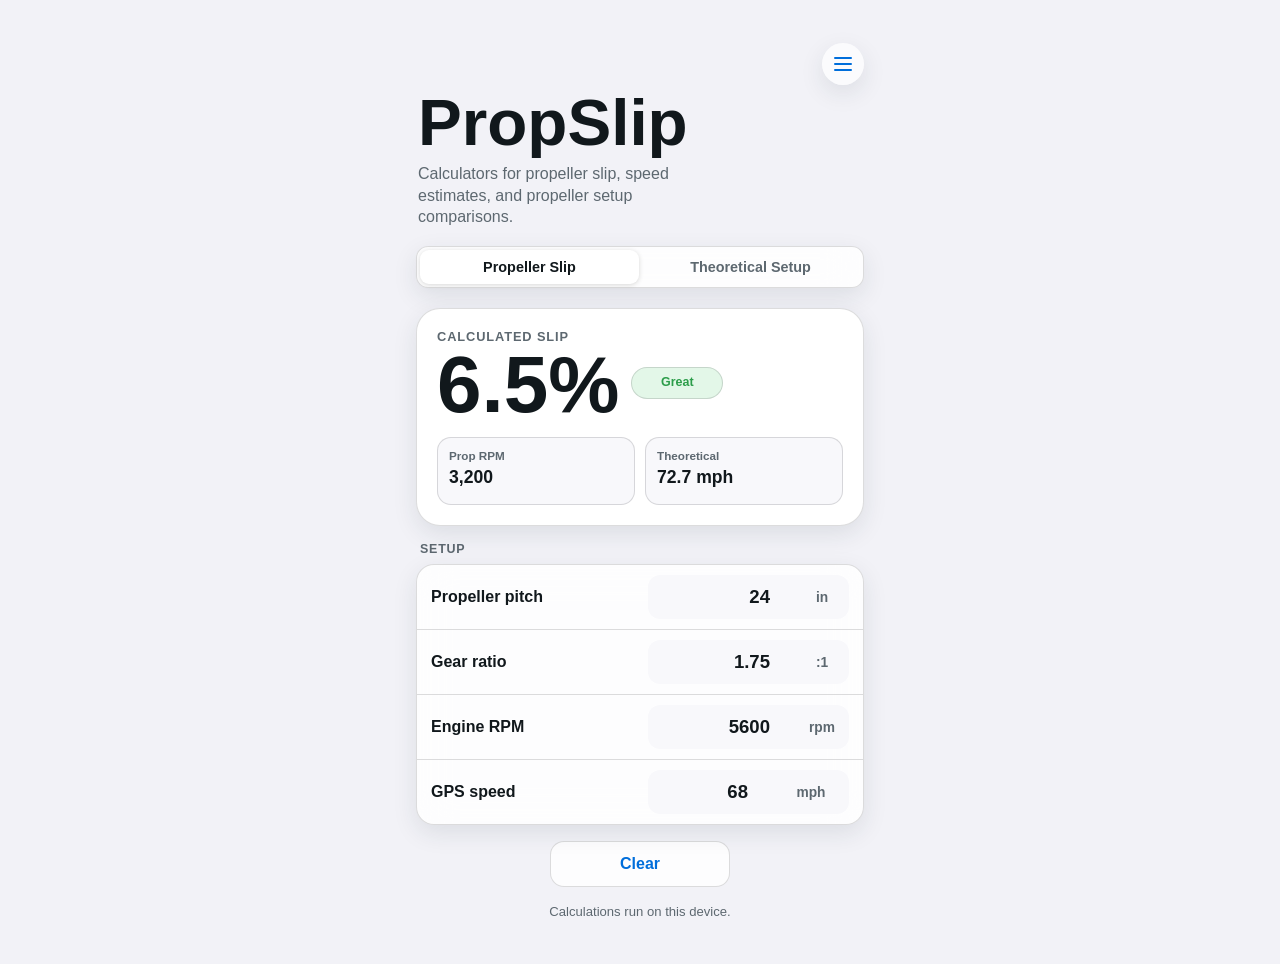
<file: index.html>
<!doctype html>
<html lang="en">
  <head>
    <meta charset="utf-8">
    <meta name="viewport" content="width=device-width, initial-scale=1, viewport-fit=cover">
    <meta name="theme-color" content="#e9f7f7">
    <meta name="description" content="PropSlip offers calculators for propeller slip, speed estimates, and propeller setup comparisons.">
    <title>PropSlip Boating Calculators</title>
    <script>
      (() => {
        const key = "prop-slip-appearance";
        let stored = "system";
        try {
          stored = localStorage.getItem(key) || "system";
        } catch (error) {
          stored = "system";
        }
        const prefersDark = window.matchMedia("(prefers-color-scheme: dark)").matches;
        const theme = stored === "system" ? (prefersDark ? "dark" : "light") : stored;
        document.documentElement.dataset.appearance = stored;
        document.documentElement.dataset.theme = theme;
      })();
    </script>
    <style>
      :root {
        color-scheme: light;
        --app-bg: #f2f2f7;
        --app-top: #e7f6f8;
        --app-bottom: #f2f2f7;
        --label: #11181c;
        --secondary-label: #5d6870;
        --tertiary-label: #879199;
        --separator: rgba(60, 60, 67, 0.18);
        --group-bg: rgba(255, 255, 255, 0.86);
        --ios-control-bg: #f8f8fb;
        --elevated-bg: #ffffff;
        --ios-accent: #006edb;
        --ios-accent-pressed: #005fc7;
        --ios-marine: #007982;
        --ios-marine-dark: #075059;
        --ios-success: #34c759;
        --ios-danger: #ff3b30;
        --sheet-backdrop: rgba(0, 0, 0, 0.34);
        --ios-shadow: 0 20px 46px rgba(31, 50, 56, 0.14);
        --ios-soft-shadow: 0 8px 24px rgba(31, 50, 56, 0.1);
        --radius-xl: 24px;
        --radius-lg: 18px;
        --radius-md: 14px;
        --tap: 46px;
        font-family: -apple-system, BlinkMacSystemFont, "SF Pro Text", "Segoe UI", sans-serif;
      }

      [data-theme="dark"] {
        color-scheme: dark;
        --app-bg: #000000;
        --app-top: #071f24;
        --app-bottom: #000000;
        --label: #f5f5f7;
        --secondary-label: #b7bec4;
        --tertiary-label: #7f8a92;
        --separator: rgba(235, 235, 245, 0.16);
        --group-bg: rgba(28, 28, 30, 0.88);
        --ios-control-bg: #2c2c2e;
        --elevated-bg: #1c1c1e;
        --ios-accent: #0a84ff;
        --ios-accent-pressed: #409cff;
        --ios-marine: #64d2ff;
        --ios-marine-dark: #0a4d57;
        --ios-success: #32d74b;
        --ios-danger: #ff453a;
        --sheet-backdrop: rgba(0, 0, 0, 0.58);
        --ios-shadow: 0 20px 48px rgba(0, 0, 0, 0.45);
        --ios-soft-shadow: 0 8px 24px rgba(0, 0, 0, 0.28);
      }

      * {
        box-sizing: border-box;
      }

      [hidden] {
        display: none !important;
      }

      html {
        min-height: 100%;
        background: var(--app-bg);
      }

      body {
        min-height: 100vh;
        margin: 0;
        color: var(--label);
        background: var(--app-bg);
        -webkit-font-smoothing: antialiased;
      }

      button {
        touch-action: manipulation;
      }

      button,
      input,
      select {
        font: inherit;
      }

      .app {
        width: min(100%, 480px);
        min-height: 100vh;
        margin: 0 auto;
        padding: max(12px, env(safe-area-inset-top)) 16px max(26px, env(safe-area-inset-bottom));
        display: block;
      }

      .top-bar {
        height: 44px;
        display: flex;
        align-items: center;
        justify-content: flex-end;
        gap: 8px;
      }

      .app-header {
        padding: 6px 2px 18px;
      }

      h1 {
        margin: 0;
        max-width: none;
        font-size: clamp(2.45rem, 14vw, 4.1rem);
        line-height: 0.93;
        letter-spacing: 0;
      }

      .subtitle {
        max-width: 31ch;
        margin: 10px 0 0;
        color: var(--secondary-label);
        font-size: 1rem;
        line-height: 1.35;
      }

      .stack {
        display: grid;
        gap: 16px;
      }

      .result-card {
        position: relative;
        overflow: hidden;
        min-height: 196px;
        padding: 20px;
        border: 1px solid var(--separator);
        border-radius: var(--radius-xl);
        color: var(--label);
        background: var(--elevated-bg);
        box-shadow: var(--ios-soft-shadow);
      }

      .result-content {
        position: relative;
        z-index: 1;
        display: grid;
        gap: 16px;
      }

      .result-top {
        display: grid;
        gap: 12px;
      }

      .metric-label {
        margin: 0;
        color: var(--secondary-label);
        font-size: 0.8rem;
        font-weight: 800;
        letter-spacing: 0.07em;
        text-transform: uppercase;
      }

      .slip-value {
        margin: 4px 0 0;
        color: var(--label);
        font-size: clamp(3.35rem, 18vw, 5rem);
        font-weight: 780;
        line-height: 0.92;
        letter-spacing: 0;
      }

      .slip-readout {
        display: flex;
        align-items: center;
        gap: 12px;
        flex-wrap: wrap;
      }

      .status-pill {
        display: inline-flex;
        align-items: center;
        justify-content: center;
        align-self: center;
        min-width: 92px;
        height: 32px;
        padding: 0 12px;
        border: 1px solid var(--separator);
        border-radius: 999px;
        color: var(--label);
        background: var(--ios-control-bg);
        font-size: 0.78rem;
        font-weight: 850;
        line-height: 1;
      }

      .status-pill.good {
        color: color-mix(in srgb, var(--ios-success) 76%, var(--label));
        background: color-mix(in srgb, var(--ios-success) 14%, var(--elevated-bg));
      }

      .status-pill.warn {
        color: color-mix(in srgb, var(--ios-danger) 76%, var(--label));
        background: color-mix(in srgb, var(--ios-danger) 12%, var(--elevated-bg));
      }

      .status-pill.caution {
        color: #8a4b00;
        background: color-mix(in srgb, #ff9500 14%, var(--elevated-bg));
      }

      .mini-grid {
        display: grid;
        grid-template-columns: repeat(2, minmax(0, 1fr));
        gap: 10px;
      }

      .mini-stat {
        min-height: 68px;
        padding: 11px;
        border-radius: var(--radius-md);
        background: var(--ios-control-bg);
        border: 1px solid var(--separator);
      }

      .mini-stat strong {
        display: block;
        margin-bottom: 5px;
        color: var(--secondary-label);
        font-size: 0.73rem;
        font-weight: 650;
      }

      .mini-stat span {
        display: block;
        color: var(--label);
        font-size: 1.1rem;
        font-weight: 760;
        word-break: break-word;
      }

      .mini-stat.good {
        color: color-mix(in srgb, var(--ios-success) 76%, var(--label));
        background: color-mix(in srgb, var(--ios-success) 14%, var(--elevated-bg));
        border-color: color-mix(in srgb, var(--ios-success) 28%, var(--separator));
      }

      .mini-stat.warn {
        color: color-mix(in srgb, var(--ios-danger) 76%, var(--label));
        background: color-mix(in srgb, var(--ios-danger) 12%, var(--elevated-bg));
        border-color: color-mix(in srgb, var(--ios-danger) 26%, var(--separator));
      }

      .mini-stat.good strong,
      .mini-stat.good span {
        color: color-mix(in srgb, var(--ios-success) 76%, var(--label));
      }

      .mini-stat.warn strong,
      .mini-stat.warn span {
        color: color-mix(in srgb, var(--ios-danger) 76%, var(--label));
      }

      .section-title {
        margin: 0 0 8px 4px;
        color: var(--secondary-label);
        font-size: 0.78rem;
        font-weight: 760;
        letter-spacing: 0.06em;
        text-transform: uppercase;
      }

      .section-title.spaced {
        margin-top: 18px;
      }

      .group {
        overflow: hidden;
        border: 1px solid var(--separator);
        border-radius: var(--radius-lg);
        background: var(--group-bg);
        box-shadow: var(--ios-soft-shadow);
        backdrop-filter: blur(18px);
      }

      .field-row {
        display: grid;
        grid-template-columns: minmax(0, 1fr) minmax(132px, 48%);
        gap: 14px;
        align-items: center;
        min-height: 58px;
        padding: 10px 14px;
        border-bottom: 1px solid var(--separator);
      }

      .field-row:last-child {
        border-bottom: 0;
      }

      .field-label {
        min-width: 0;
      }

      .field-label label {
        display: block;
        color: var(--label);
        font-size: 1rem;
        font-weight: 620;
      }

      .field-label span {
        display: block;
        margin-top: 3px;
        color: var(--secondary-label);
        font-size: 0.78rem;
        line-height: 1.25;
      }

      .value-control {
        display: grid;
        grid-template-columns: minmax(0, 1fr) auto;
        align-items: center;
        min-height: 44px;
        border-radius: 12px;
        background: var(--ios-control-bg);
      }

      input,
      select {
        width: 100%;
        min-width: 0;
        border: 0;
        outline: 0;
        color: var(--label);
        background: transparent;
      }

      .value-control select {
        width: auto;
      }

      input {
        padding: 0 10px 0 12px;
        text-align: right;
        font-size: 1.16rem;
        font-weight: 680;
        color: var(--label);
      }

      .unit,
      select {
        display: grid;
        place-items: center;
        min-width: 54px;
        padding: 0 10px;
        color: var(--secondary-label);
        background: transparent;
        border-left: 0;
        font-size: 0.86rem;
        font-weight: 650;
        text-align: center;
      }

      select {
        min-width: 76px;
        appearance: none;
        cursor: pointer;
      }

      input:focus-visible,
      select:focus-visible,
      button:focus-visible {
        outline: 3px solid color-mix(in srgb, var(--ios-accent) 38%, transparent);
        outline-offset: 2px;
        box-shadow: none;
      }

      .field-row.invalid {
        background: color-mix(in srgb, var(--ios-danger) 5%, transparent);
        box-shadow: inset 3px 0 0 color-mix(in srgb, var(--ios-danger) 72%, transparent);
      }

      .field-row.invalid .field-label label {
        color: color-mix(in srgb, var(--ios-danger) 78%, var(--label));
      }

      .actions {
        display: flex;
        justify-content: center;
        gap: 10px;
      }

      .secondary-button {
        min-height: var(--tap);
        border: 0;
        border-radius: var(--radius-md);
        color: var(--ios-accent);
        background: var(--group-bg);
        border: 1px solid var(--separator);
        font-size: 1rem;
        font-weight: 700;
        cursor: pointer;
      }

      .actions .secondary-button {
        width: min(100%, 180px);
      }

      .secondary-button:active {
        transform: scale(0.985);
      }

      .privacy-strip {
        margin: 0;
        padding: 0 4px;
        color: var(--secondary-label);
        font-size: 0.82rem;
        line-height: 1.4;
        text-align: center;
      }

      .validation-message {
        margin: 8px 4px 0;
        color: var(--ios-danger);
        font-size: 0.82rem;
        font-weight: 650;
        line-height: 1.35;
      }

      .sheet {
        position: fixed;
        inset: auto auto 0 50%;
        width: min(100vw, 480px);
        max-height: min(82vh, 720px);
        margin: 0;
        padding: 0;
        border: 0;
        border-radius: 26px 26px 0 0;
        color: var(--label);
        background: var(--elevated-bg);
        box-shadow: 0 -18px 46px rgba(0, 0, 0, 0.24);
        transform: translateX(-50%);
      }

      .sheet::backdrop {
        background: var(--sheet-backdrop);
        backdrop-filter: blur(4px);
      }

      .sheet-body {
        padding: 10px 16px max(22px, env(safe-area-inset-bottom));
        display: grid;
        gap: 16px;
      }

      .grabber {
        justify-self: center;
        width: 40px;
        height: 5px;
        border-radius: 999px;
        background: var(--separator);
      }

      .sheet-head {
        display: grid;
        grid-template-columns: auto minmax(0, 1fr) auto;
        align-items: center;
        gap: 12px;
      }

      .sheet-head h2 {
        margin: 0;
        font-size: 1.34rem;
        letter-spacing: 0;
      }

      .menu-sheet-head {
        grid-template-columns: minmax(0, 1fr) auto;
      }

      .done-button,
      .back-button {
        min-height: 36px;
        border: 0;
        border-radius: 999px;
        padding: 0 13px;
        color: var(--ios-accent);
        background: var(--ios-control-bg);
        font-size: 0.96rem;
        font-weight: 720;
        cursor: pointer;
      }

      .back-button {
        padding-left: 10px;
      }

      .sheet-copy {
        margin: 0;
        color: var(--secondary-label);
        font-size: 0.95rem;
        line-height: 1.42;
      }

      .info-list {
        display: grid;
        gap: 10px;
      }

      .info-item {
        padding: 13px;
        border-radius: var(--radius-md);
        background: var(--ios-control-bg);
      }

      .info-item h3 {
        margin: 0 0 5px;
        font-size: 0.96rem;
      }

      .info-item p {
        margin: 0;
        color: var(--secondary-label);
        font-size: 0.9rem;
        line-height: 1.38;
      }

      .formula-card {
        padding: 14px;
        border-radius: var(--radius-md);
        background: var(--ios-control-bg);
      }

      .formula-card + .formula-card {
        margin-top: 10px;
      }

      .formula-row {
        display: grid;
        grid-template-columns: auto auto minmax(0, 1fr) auto;
        align-items: center;
        gap: 9px;
        color: var(--label);
        font-size: 0.9rem;
        font-weight: 680;
      }

      .fraction {
        display: grid;
        min-width: 0;
        text-align: center;
        line-height: 1.25;
      }

      .fraction span {
        padding: 3px 4px;
      }

      .fraction span:first-child {
        border-bottom: 1px solid var(--separator);
      }

      .muted-note {
        margin: 8px 0 0;
        color: var(--secondary-label);
        font-size: 0.82rem;
        line-height: 1.35;
      }

      .formula-title {
        margin: 0 0 9px;
        color: var(--secondary-label);
        font-size: 0.78rem;
        font-weight: 760;
        letter-spacing: 0.04em;
        text-transform: uppercase;
      }

      .settings-group {
        overflow: hidden;
        border: 1px solid var(--separator);
        border-radius: var(--radius-lg);
        background: var(--group-bg);
      }

      .settings-row {
        padding: 14px;
        display: grid;
        gap: 10px;
        border-bottom: 1px solid var(--separator);
      }

      .settings-row.toggle-row {
        grid-template-columns: minmax(0, 1fr) auto;
        align-items: center;
      }

      .settings-row:last-child {
        border-bottom: 0;
      }

      .settings-row strong {
        font-size: 1rem;
      }

      .switch {
        position: relative;
        width: 52px;
        height: 32px;
        display: inline-flex;
        align-items: center;
      }

      .switch input {
        position: absolute;
        inset: 0;
        width: 100%;
        height: 100%;
        opacity: 0;
        cursor: pointer;
      }

      .switch-track {
        width: 100%;
        height: 100%;
        border-radius: 999px;
        background: var(--ios-control-bg);
        border: 1px solid var(--separator);
        transition: background-color 160ms ease, border-color 160ms ease;
      }

      .switch-track::after {
        content: "";
        position: absolute;
        top: 3px;
        left: 3px;
        width: 26px;
        height: 26px;
        border-radius: 50%;
        background: var(--elevated-bg);
        box-shadow: 0 2px 8px rgba(0, 0, 0, 0.24);
        transition: transform 160ms ease;
      }

      .switch input:checked + .switch-track {
        background: var(--ios-accent);
        border-color: var(--ios-accent);
      }

      .switch input:checked + .switch-track::after {
        transform: translateX(20px);
      }

      .switch input:focus-visible + .switch-track {
        outline: 3px solid color-mix(in srgb, var(--ios-accent) 38%, transparent);
        outline-offset: 2px;
      }

      .segmented {
        display: grid;
        grid-template-columns: repeat(auto-fit, minmax(0, 1fr));
        gap: 2px;
        padding: 3px;
        border-radius: 12px;
        background: var(--ios-control-bg);
      }

      .view-switcher {
        margin-bottom: 4px;
        border: 1px solid var(--separator);
        box-shadow: var(--ios-soft-shadow);
        backdrop-filter: blur(18px);
        background: var(--group-bg);
      }

      .segment {
        min-height: 34px;
        border: 0;
        border-radius: 9px;
        color: var(--secondary-label);
        background: transparent;
        font-size: 0.9rem;
        font-weight: 680;
        cursor: pointer;
      }

      .segment[aria-pressed="true"],
      .segment[aria-selected="true"] {
        color: var(--label);
        background: var(--elevated-bg);
        box-shadow: 0 1px 5px rgba(0, 0, 0, 0.16);
      }

      .top-bar {
        justify-content: flex-end;
      }

      .menu-button {
        display: grid;
        place-items: center;
        width: 42px;
        height: 42px;
        border: 0;
        border-radius: 50%;
        background: color-mix(in srgb, var(--group-bg) 84%, transparent);
        box-shadow: var(--ios-soft-shadow);
        cursor: pointer;
      }

      .menu-icon {
        display: grid;
        gap: 4px;
        width: 18px;
      }

      .menu-icon span {
        display: block;
        height: 2px;
        border-radius: 999px;
        background: var(--ios-accent);
      }

      .menu-list {
        overflow: hidden;
        border: 1px solid var(--separator);
        border-radius: var(--radius-lg);
        background: var(--group-bg);
      }

      .menu-item {
        width: 100%;
        min-height: 52px;
        display: grid;
        grid-template-columns: 1fr auto;
        align-items: center;
        gap: 12px;
        border: 0;
        border-bottom: 1px solid var(--separator);
        padding: 0 14px;
        color: var(--label);
        background: transparent;
        text-align: left;
        font-size: 1rem;
        font-weight: 620;
        cursor: pointer;
      }

      .menu-item:last-child {
        border-bottom: 0;
      }

      .menu-item::after {
        content: ">";
        color: var(--tertiary-label);
        font-weight: 700;
      }

      .sheet {
        inset: 50% auto auto 50%;
        width: min(430px, calc(100vw - 32px));
        max-height: min(78vh, 680px);
        border-radius: 24px;
        transform: translate(-50%, -50%);
        box-shadow: 0 24px 70px rgba(0, 0, 0, 0.28);
      }

      .sheet-body {
        overflow: auto;
        max-height: min(78vh, 680px);
        padding-bottom: 18px;
      }

      .view[hidden] {
        display: none !important;
      }

      @media (prefers-reduced-motion: no-preference) {
        .secondary-button,
        .segment {
          transition: transform 140ms ease, background-color 160ms ease, color 160ms ease;
        }

        .sheet[open] {
          animation: sheet-in 180ms ease-out;
        }

        @keyframes sheet-in {
          from {
            opacity: 0;
            transform: translate(-50%, -50%);
          }
          to {
            opacity: 1;
            transform: translate(-50%, -50%);
          }
        }
      }

      @media (min-width: 700px) {
        .app {
          min-height: auto;
          padding-top: 42px;
          padding-bottom: 42px;
        }
      }
    </style>
  </head>
  <body>
    <main class="app" aria-labelledby="app-title">
      <nav class="top-bar" aria-label="App actions">
        <button class="menu-button" type="button" id="menuButton" aria-label="Open menu">
          <span class="menu-icon" aria-hidden="true">
            <span></span>
            <span></span>
            <span></span>
          </span>
        </button>
      </nav>

      <header class="app-header">
        <h1 id="app-title">PropSlip</h1>
        <p class="subtitle">Calculators for propeller slip, speed estimates, and propeller setup comparisons.</p>
      </header>

      <section class="stack" aria-label="Boating calculators">
        <div class="segmented view-switcher" id="calculatorSwitcher" role="tablist" aria-label="Calculator selection">
          <button class="segment" type="button" id="slipTab" role="tab" data-view="slip" aria-selected="true" aria-controls="view-slip">Propeller Slip</button>
          <button class="segment" type="button" id="whatIfTab" role="tab" data-view="whatif" aria-selected="false" aria-controls="view-whatif" tabindex="-1">Theoretical Setup</button>
        </div>

        <div id="view-slip" class="view stack" role="tabpanel" aria-labelledby="slipTab">
          <section class="result-card" aria-live="polite">
            <div class="result-content">
              <div class="result-top">
                <div>
                  <p class="metric-label">Calculated slip</p>
                  <div class="slip-readout">
                    <p class="slip-value" id="slipValue">--</p>
                    <span class="status-pill" id="statusPill">Waiting</span>
                  </div>
                </div>
              </div>

              <div class="mini-grid">
                <div class="mini-stat">
                  <strong>Prop RPM</strong>
                  <span id="propRpmValue">--</span>
                </div>
                <div class="mini-stat">
                  <strong>Theoretical</strong>
                  <span id="theoreticalValue">--</span>
                </div>
              </div>
            </div>
          </section>

          <form id="calculator-form">
            <p class="section-title">Setup</p>
            <div class="group">
              <div class="field-row">
                <div class="field-label">
                  <label for="pitch">Propeller pitch</label>
                </div>
                <div class="value-control">
                  <input id="pitch" name="pitch" type="number" inputmode="decimal" min="1" step="0.5" value="24" autocomplete="off">
                  <span class="unit" id="pitchUnitLabel">in</span>
                </div>
              </div>

              <div class="field-row">
                <div class="field-label">
                  <label for="gearRatio">Gear ratio</label>
                </div>
                <div class="value-control">
                  <input id="gearRatio" name="gearRatio" type="number" inputmode="decimal" min="0.1" step="0.01" value="1.75" autocomplete="off">
                  <span class="unit">:1</span>
                </div>
              </div>

              <div class="field-row">
                <div class="field-label">
                  <label for="rpm">Engine RPM</label>
                </div>
                <div class="value-control">
                  <input id="rpm" name="rpm" type="number" inputmode="numeric" min="100" step="100" value="5600" autocomplete="off">
                  <span class="unit">rpm</span>
                </div>
              </div>

              <div class="field-row">
                <div class="field-label">
                  <label for="speed">GPS speed</label>
                </div>
                <div class="value-control">
                  <input id="speed" name="speed" type="number" inputmode="decimal" min="0" step="0.1" value="68" autocomplete="off">
                  <select id="speedUnit" name="speedUnit" aria-label="Speed unit">
                    <option value="mph" selected>mph</option>
                    <option value="knots">kn</option>
                    <option value="kph">km/h</option>
                  </select>
                </div>
              </div>
            </div>
            <p class="validation-message" id="slipValidation" aria-live="polite" hidden></p>
          </form>

          <div class="actions">
            <button class="secondary-button" type="button" id="clearButton">Clear</button>
          </div>

          <p class="privacy-strip">Calculations run on this device.</p>
        </div>

        <div id="view-whatif" class="view stack" role="tabpanel" aria-labelledby="whatIfTab" hidden>
          <section class="result-card" aria-live="polite">
            <div class="result-content">
              <div class="result-top">
                <div>
                  <p class="metric-label" id="whatIfMetricLabel">Estimated speed</p>
                  <div class="slip-readout">
                    <p class="slip-value" id="whatIfResultValue">--</p>
                    <span class="status-pill" id="whatIfStatusPill">Waiting</span>
                  </div>
                </div>
              </div>

              <div class="mini-grid">
                <div class="mini-stat" id="whatIfStatA">
                  <strong id="whatIfStatALabel">Prop RPM</strong>
                  <span id="whatIfStatAValue">--</span>
                </div>
                <div class="mini-stat" id="whatIfStatB">
                  <strong id="whatIfStatBLabel">Theoretical</strong>
                  <span id="whatIfStatBValue">--</span>
                </div>
              </div>
            </div>
          </section>

          <form id="whatif-form">
            <p class="section-title">Setup A</p>
            <div class="group">
              <div class="field-row">
                <div class="field-label">
                  <label for="comparePitchA">Propeller pitch</label>
                </div>
                <div class="value-control">
                  <input id="comparePitchA" name="comparePitchA" type="number" inputmode="decimal" min="1" step="0.5" value="24" autocomplete="off">
                  <span class="unit">in</span>
                </div>
              </div>
              <div class="field-row">
                <div class="field-label">
                  <label for="compareGearRatioA">Gear ratio</label>
                </div>
                <div class="value-control">
                  <input id="compareGearRatioA" name="compareGearRatioA" type="number" inputmode="decimal" min="0.1" step="0.01" value="1.75" autocomplete="off">
                  <span class="unit">:1</span>
                </div>
              </div>
              <div class="field-row">
                <div class="field-label">
                  <label for="compareRpmA">Engine RPM</label>
                </div>
                <div class="value-control">
                  <input id="compareRpmA" name="compareRpmA" type="number" inputmode="numeric" min="100" step="100" value="5600" autocomplete="off">
                  <span class="unit">rpm</span>
                </div>
              </div>
              <div class="field-row">
                <div class="field-label">
                  <label for="compareSlipA">Target slip</label>
                </div>
                <div class="value-control">
                  <input id="compareSlipA" name="compareSlipA" type="number" inputmode="decimal" min="0" max="100" step="0.1" value="10" autocomplete="off">
                  <span class="unit">%</span>
                </div>
              </div>
            </div>
            <p class="validation-message" id="setupAValidation" aria-live="polite" hidden></p>

            <div class="settings-row toggle-row">
              <strong>Compare with Setup B</strong>
              <label class="switch" for="comparisonModeToggle">
                <input id="comparisonModeToggle" type="checkbox" autocomplete="off">
                <span class="switch-track" aria-hidden="true"></span>
              </label>
            </div>

            <div id="compareSetupB" hidden>
              <p class="section-title spaced">Setup B</p>
              <div class="group">
              <div class="field-row">
                <div class="field-label">
                  <label for="comparePitchB">Propeller pitch</label>
                </div>
                <div class="value-control">
                  <input id="comparePitchB" name="comparePitchB" type="number" inputmode="decimal" min="1" step="0.5" value="26" autocomplete="off">
                  <span class="unit">in</span>
                </div>
              </div>
              <div class="field-row">
                <div class="field-label">
                  <label for="compareGearRatioB">Gear ratio</label>
                </div>
                <div class="value-control">
                  <input id="compareGearRatioB" name="compareGearRatioB" type="number" inputmode="decimal" min="0.1" step="0.01" value="1.75" autocomplete="off">
                  <span class="unit">:1</span>
                </div>
              </div>
              <div class="field-row">
                <div class="field-label">
                  <label for="compareRpmB">Engine RPM</label>
                </div>
                <div class="value-control">
                  <input id="compareRpmB" name="compareRpmB" type="number" inputmode="numeric" min="100" step="100" value="5600" autocomplete="off">
                  <span class="unit">rpm</span>
                </div>
              </div>
              <div class="field-row">
                <div class="field-label">
                  <label for="compareSlipB">Target slip</label>
                </div>
                <div class="value-control">
                  <input id="compareSlipB" name="compareSlipB" type="number" inputmode="decimal" min="0" max="100" step="0.1" value="10" autocomplete="off">
                  <span class="unit">%</span>
                </div>
              </div>
              </div>
              <p class="validation-message" id="setupBValidation" aria-live="polite" hidden></p>
            </div>
          </form>
        </div>
      </section>
    </main>

    <dialog class="sheet" id="menuSheet" aria-labelledby="menuTitle">
      <div class="sheet-body">
        <div class="grabber" aria-hidden="true"></div>
        <div class="sheet-head menu-sheet-head">
          <h2 id="menuTitle">Menu</h2>
          <button class="done-button" type="button" data-close="menuSheet">Done</button>
        </div>
        <div class="menu-list">
          <button class="menu-item" type="button" data-open-sheet="tutorialSheet">How to Use</button>
          <button class="menu-item" type="button" data-open-sheet="aboutSheet">About</button>
          <button class="menu-item" type="button" data-open-sheet="privacySheet">Privacy</button>
          <button class="menu-item" type="button" data-open-sheet="accessibilitySheet">Accessibility</button>
          <button class="menu-item" type="button" data-open-sheet="termsSheet">Terms & Disclaimer</button>
          <button class="menu-item" type="button" data-open-sheet="contactSheet">Contact</button>
          <button class="menu-item" type="button" data-open-sheet="mobileAppsSheet">Mobile Apps</button>
          <button class="menu-item" type="button" data-open-sheet="settingsSheet">Settings</button>
        </div>
      </div>
    </dialog>

    <dialog class="sheet" id="tutorialSheet" aria-labelledby="tutorialTitle">
      <div class="sheet-body">
        <div class="grabber" aria-hidden="true"></div>
        <div class="sheet-head">
          <button class="back-button" type="button" data-back-menu>Menu</button>
          <h2 id="tutorialTitle">How to Use</h2>
          <button class="done-button" type="button" data-close="tutorialSheet">Done</button>
        </div>
        <div class="info-list">
          <section class="info-item">
            <h3>1. Enter the prop pitch</h3>
            <p>Use the pitch stamped on the propeller, usually shown in inches.</p>
          </section>
          <section class="info-item">
            <h3>2. Enter gear ratio</h3>
            <p>Use the lower-unit ratio as a number, such as 1.75 for 1.75:1.</p>
          </section>
          <section class="info-item">
            <h3>3. Add RPM and GPS speed</h3>
            <p>Use engine RPM and actual GPS speed from the same run for the best estimate.</p>
          </section>
          <section class="info-item">
            <h3>4. Read the slip result</h3>
            <p>Lower slip often indicates a more efficient setup, but hull, load, trim, water, and prop style all matter.</p>
          </section>
        </div>
      </div>
    </dialog>

    <dialog class="sheet" id="aboutSheet" aria-labelledby="aboutTitle">
      <div class="sheet-body">
        <div class="grabber" aria-hidden="true"></div>
        <div class="sheet-head">
          <button class="back-button" type="button" data-back-menu>Menu</button>
          <h2 id="aboutTitle">What is Propeller Slip?</h2>
          <button class="done-button" type="button" data-close="aboutSheet">Done</button>
        </div>
        <p class="sheet-copy">Propeller slip is the gap between how far the propeller should advance in theory and how far the boat actually moves through the water. PropSlip helps compare setup changes, prop choices, and running conditions.</p>
        <div class="formula-card" aria-label="Slip percent formula">
          <p class="formula-title">Slip percentage</p>
          <div class="formula-row">
            <span>Slip %</span>
            <span>=</span>
            <span class="fraction">
              <span>Theoretical speed - Actual speed</span>
              <span>Theoretical speed</span>
            </span>
            <span>x 100</span>
          </div>
        </div>
      </div>
    </dialog>

    <dialog class="sheet" id="privacySheet" aria-labelledby="privacyTitle">
      <div class="sheet-body">
        <div class="grabber" aria-hidden="true"></div>
        <div class="sheet-head">
          <button class="back-button" type="button" data-back-menu>Menu</button>
          <h2 id="privacyTitle">Privacy</h2>
          <button class="done-button" type="button" data-close="privacySheet">Done</button>
        </div>
        <div class="info-list">
          <section class="info-item">
            <h3>Last updated</h3>
            <p>July 2, 2026.</p>
          </section>
          <section class="info-item">
            <h3>On-device calculation</h3>
            <p>The calculator runs entirely in this page. Your pitch, ratio, RPM, and speed values are not sent anywhere.</p>
          </section>
          <section class="info-item">
            <h3>Current data storage</h3>
            <p>PropSlip stores appearance, speed-unit, and theoretical setup comparison preferences in this browser. These preferences stay on this device.</p>
          </section>
          <section class="info-item">
            <h3>Data collection</h3>
            <p>The current site does not use cookies, analytics, advertising trackers, contact forms, or payment forms. A web host may process standard server logs, such as IP address and request time, to deliver and secure the site.</p>
          </section>
          <section class="info-item">
            <h3>Updates</h3>
            <p>This notice should be reviewed before public launch and whenever analytics, contact forms, ads, payments, or mobile app data collection are added.</p>
          </section>
          <section class="info-item">
            <h3>Children</h3>
            <p>PropSlip is not directed to children and does not knowingly collect personal information from children.</p>
          </section>
        </div>
      </div>
    </dialog>

    <dialog class="sheet" id="accessibilitySheet" aria-labelledby="accessibilityTitle">
      <div class="sheet-body">
        <div class="grabber" aria-hidden="true"></div>
        <div class="sheet-head">
          <button class="back-button" type="button" data-back-menu>Menu</button>
          <h2 id="accessibilityTitle">Accessibility</h2>
          <button class="done-button" type="button" data-close="accessibilitySheet">Done</button>
        </div>
        <div class="info-list">
          <section class="info-item">
            <h3>Current support</h3>
            <p>Visible labels, large touch targets, keyboard focus, live result updates, dark mode, and reduced-motion support are built in.</p>
          </section>
          <section class="info-item">
            <h3>Color safety</h3>
            <p>Results use text labels and numeric values so color is not the only signal.</p>
          </section>
          <section class="info-item">
            <h3>Target standard</h3>
            <p>The site should be checked against WCAG Level AA before public launch and again before any iOS or Android app release.</p>
          </section>
        </div>
      </div>
    </dialog>

    <dialog class="sheet" id="termsSheet" aria-labelledby="termsTitle">
      <div class="sheet-body">
        <div class="grabber" aria-hidden="true"></div>
        <div class="sheet-head">
          <button class="back-button" type="button" data-back-menu>Menu</button>
          <h2 id="termsTitle">Terms & Disclaimer</h2>
          <button class="done-button" type="button" data-close="termsSheet">Done</button>
        </div>
        <div class="info-list">
          <section class="info-item">
            <h3>Last updated</h3>
            <p>July 2, 2026.</p>
          </section>
          <section class="info-item">
            <h3>Informational use</h3>
            <p>PropSlip provides estimates for setup planning and comparison. It is not a substitute for manufacturer specifications, professional marine advice, inspection, or safe boating judgment.</p>
          </section>
          <section class="info-item">
            <h3>Accuracy</h3>
            <p>Results depend on the values you enter and simplify real-world conditions. Hull design, load, trim, water, altitude, propeller condition, and measurement error can all change actual performance.</p>
          </section>
          <section class="info-item">
            <h3>Safety</h3>
            <p>Always operate within posted limits, equipment ratings, local laws, and safe conditions. Do not use calculator output as the only basis for a propeller, engine, or operating decision.</p>
          </section>
        </div>
      </div>
    </dialog>

    <dialog class="sheet" id="contactSheet" aria-labelledby="contactTitle">
      <div class="sheet-body">
        <div class="grabber" aria-hidden="true"></div>
        <div class="sheet-head">
          <button class="back-button" type="button" data-back-menu>Menu</button>
          <h2 id="contactTitle">Contact</h2>
          <button class="done-button" type="button" data-close="contactSheet">Done</button>
        </div>
        <div class="info-list">
          <section class="info-item">
            <h3>Support contact</h3>
            <p>Email propslipsupport@gmail.com for privacy, accessibility, and site-support questions.</p>
          </section>
          <section class="info-item">
            <h3>Feedback</h3>
            <p>Use contact messages for calculator bugs, accessibility barriers, and formula questions. Do not send sensitive personal, financial, medical, or location information.</p>
          </section>
        </div>
      </div>
    </dialog>

    <dialog class="sheet" id="mobileAppsSheet" aria-labelledby="mobileAppsTitle">
      <div class="sheet-body">
        <div class="grabber" aria-hidden="true"></div>
        <div class="sheet-head">
          <button class="back-button" type="button" data-back-menu>Menu</button>
          <h2 id="mobileAppsTitle">Mobile Apps</h2>
          <button class="done-button" type="button" data-close="mobileAppsSheet">Done</button>
        </div>
        <div class="info-list">
          <section class="info-item">
            <h3>iOS and Android</h3>
            <p>PropSlip plans to support iOS and Android in the future. The current MVP is this website with the Propeller Slip and Theoretical Setup calculators.</p>
          </section>
          <section class="info-item">
            <h3>App privacy</h3>
            <p>Before app release, the public privacy notice and store disclosures should match the app's actual data collection, permissions, diagnostics, and third-party SDKs.</p>
          </section>
        </div>
      </div>
    </dialog>

    <dialog class="sheet" id="settingsSheet" aria-labelledby="settingsTitle">
      <div class="sheet-body">
        <div class="grabber" aria-hidden="true"></div>
        <div class="sheet-head">
          <button class="back-button" type="button" data-back-menu>Menu</button>
          <h2 id="settingsTitle">Settings</h2>
          <button class="done-button" type="button" data-close="settingsSheet">Done</button>
        </div>
        <div class="settings-group">
          <div class="settings-row">
            <strong>Appearance</strong>
            <div class="segmented" role="group" aria-label="Appearance">
              <button class="segment" type="button" data-appearance="system" aria-pressed="false">System</button>
              <button class="segment" type="button" data-appearance="light" aria-pressed="false">Light</button>
              <button class="segment" type="button" data-appearance="dark" aria-pressed="false">Dark</button>
            </div>
          </div>
          <div class="settings-row">
            <strong>Speed units</strong>
            <div class="segmented" role="group" aria-label="Speed units">
              <button class="segment" type="button" data-unit-system="imperial" aria-pressed="false">Imperial</button>
              <button class="segment" type="button" data-unit-system="metric" aria-pressed="false">Metric</button>
              <button class="segment" type="button" data-unit-system="nautical" aria-pressed="false">Knots</button>
            </div>
          </div>
        </div>
        <p class="sheet-copy">System follows your device appearance. Speed unit changes convert the visible speed value. Pitch always remains inches.</p>
      </div>
    </dialog>

    <script>
      const MPH_PER_KNOT = 1.15077945;
      const MPH_PER_KPH = 0.621371192;
      const APPEARANCE_KEY = "prop-slip-appearance";
      const UNIT_SYSTEM_KEY = "prop-slip-unit-system";
      const COMPARISON_MODE_KEY = "prop-slip-comparison-mode";
      const UNIT_SYSTEMS = {
        imperial: { speedUnit: "mph", speedLabel: "mph" },
        metric: { speedUnit: "kph", speedLabel: "km/h" },
        nautical: { speedUnit: "knots", speedLabel: "kn" }
      };
      const systemScheme = window.matchMedia("(prefers-color-scheme: dark)");
      let activeUnitSystem = "imperial";
      const fields = {
        form: document.querySelector("#calculator-form"),
        pitch: document.querySelector("#pitch"),
        pitchUnitLabel: document.querySelector("#pitchUnitLabel"),
        gearRatio: document.querySelector("#gearRatio"),
        rpm: document.querySelector("#rpm"),
        speed: document.querySelector("#speed"),
        speedUnit: document.querySelector("#speedUnit"),
        slipValue: document.querySelector("#slipValue"),
        statusPill: document.querySelector("#statusPill"),
        propRpmValue: document.querySelector("#propRpmValue"),
        theoreticalValue: document.querySelector("#theoreticalValue"),
        clearButton: document.querySelector("#clearButton"),
        slipValidation: document.querySelector("#slipValidation"),
        whatIfForm: document.querySelector("#whatif-form"),
        comparePitchA: document.querySelector("#comparePitchA"),
        compareGearRatioA: document.querySelector("#compareGearRatioA"),
        compareRpmA: document.querySelector("#compareRpmA"),
        compareSlipA: document.querySelector("#compareSlipA"),
        comparePitchB: document.querySelector("#comparePitchB"),
        compareGearRatioB: document.querySelector("#compareGearRatioB"),
        compareRpmB: document.querySelector("#compareRpmB"),
        compareSlipB: document.querySelector("#compareSlipB"),
        compareSetupB: document.querySelector("#compareSetupB"),
        setupAValidation: document.querySelector("#setupAValidation"),
        setupBValidation: document.querySelector("#setupBValidation"),
        whatIfMetricLabel: document.querySelector("#whatIfMetricLabel"),
        whatIfResultValue: document.querySelector("#whatIfResultValue"),
        whatIfStatusPill: document.querySelector("#whatIfStatusPill"),
        whatIfStatA: document.querySelector("#whatIfStatA"),
        whatIfStatALabel: document.querySelector("#whatIfStatALabel"),
        whatIfStatAValue: document.querySelector("#whatIfStatAValue"),
        whatIfStatB: document.querySelector("#whatIfStatB"),
        whatIfStatBLabel: document.querySelector("#whatIfStatBLabel"),
        whatIfStatBValue: document.querySelector("#whatIfStatBValue"),
        whatIfTab: document.querySelector("#whatIfTab"),
        calculatorSwitcher: document.querySelector("#calculatorSwitcher"),
        comparisonModeToggle: document.querySelector("#comparisonModeToggle"),
        viewSwitcherButtons: document.querySelectorAll("[data-view]"),
        views: {
          slip: document.querySelector("#view-slip"),
          whatif: document.querySelector("#view-whatif")
        },
        menuButton: document.querySelector("#menuButton"),
        menuSheet: document.querySelector("#menuSheet"),
        menuItems: document.querySelectorAll("[data-open-sheet]"),
        tutorialSheet: document.querySelector("#tutorialSheet"),
        aboutSheet: document.querySelector("#aboutSheet"),
        privacySheet: document.querySelector("#privacySheet"),
        accessibilitySheet: document.querySelector("#accessibilitySheet"),
        termsSheet: document.querySelector("#termsSheet"),
        contactSheet: document.querySelector("#contactSheet"),
        mobileAppsSheet: document.querySelector("#mobileAppsSheet"),
        settingsSheet: document.querySelector("#settingsSheet"),
        closeButtons: document.querySelectorAll("[data-close]"),
        backButtons: document.querySelectorAll("[data-back-menu]"),
        appearanceButtons: document.querySelectorAll("button[data-appearance]"),
        unitSystemButtons: document.querySelectorAll("button[data-unit-system]"),
        themeColor: document.querySelector('meta[name="theme-color"]')
      };

      const numberFormatter = new Intl.NumberFormat("en-US", {
        maximumFractionDigits: 1
      });

      const diffFormatter = new Intl.NumberFormat("en-US", {
        maximumFractionDigits: 1,
        signDisplay: "always"
      });

      const integerFormatter = new Intl.NumberFormat("en-US", {
        maximumFractionDigits: 0
      });

      function getStoredAppearance() {
        try {
          return localStorage.getItem(APPEARANCE_KEY) || "system";
        } catch (error) {
          return "system";
        }
      }

      function getStoredUnitSystem() {
        try {
          const stored = localStorage.getItem(UNIT_SYSTEM_KEY) || "imperial";
          return UNIT_SYSTEMS[stored] ? stored : "imperial";
        } catch (error) {
          return "imperial";
        }
      }

      function getStoredComparisonMode() {
        try {
          return localStorage.getItem(COMPARISON_MODE_KEY) === "on";
        } catch (error) {
          return false;
        }
      }

      function toNumber(input) {
        const value = Number.parseFloat(input.value);
        return Number.isFinite(value) ? value : NaN;
      }

      function formatList(items) {
        if (items.length <= 1) return items[0] || "";
        if (items.length === 2) return `${items[0]} and ${items[1]}`;
        return `${items.slice(0, -1).join(", ")}, and ${items[items.length - 1]}`;
      }

      function sentenceCase(text) {
        return text.charAt(0).toUpperCase() + text.slice(1);
      }

      function setFieldValidity(input, isValid, messageId) {
        input.setAttribute("aria-invalid", String(!isValid));
        input.closest(".field-row").classList.toggle("invalid", !isValid);

        if (isValid) {
          input.removeAttribute("aria-describedby");
        } else {
          input.setAttribute("aria-describedby", messageId);
        }
      }

      function clearValidation(messageElement, configs) {
        messageElement.hidden = true;
        messageElement.textContent = "";
        configs.forEach((config) => setFieldValidity(config.input, true, messageElement.id));
      }

      function validateFields(messageElement, configs) {
        const values = {};
        const missing = [];
        const errors = [];

        configs.forEach((config) => {
          const rawValue = config.input.value.trim();
          const value = Number.parseFloat(rawValue);
          let error = "";

          if (rawValue === "") {
            missing.push(config.label);
            error = `${sentenceCase(config.label)} is required.`;
          } else if (!Number.isFinite(value)) {
            error = `${sentenceCase(config.label)} must be a number.`;
          } else if (config.minExclusive !== undefined && value <= config.minExclusive) {
            error = `${sentenceCase(config.label)} must be greater than ${config.minExclusive}.`;
          } else if (config.minInclusive !== undefined && value < config.minInclusive) {
            error = `${sentenceCase(config.label)} must be at least ${config.minInclusive}.`;
          } else if (config.maxInclusive !== undefined && value > config.maxInclusive) {
            error = `${sentenceCase(config.label)} must be ${config.maxInclusive} or less.`;
          }

          if (error) {
            errors.push(error);
            setFieldValidity(config.input, false, messageElement.id);
          } else {
            values[config.key] = value;
            setFieldValidity(config.input, true, messageElement.id);
          }
        });

        if (errors.length === 0) {
          messageElement.hidden = true;
          messageElement.textContent = "";
          return { isValid: true, values, hasMissing: false };
        }

        messageElement.textContent = missing.length === errors.length
          ? `Enter ${formatList(missing)}.`
          : errors[0];
        messageElement.hidden = false;
        return { isValid: false, values, hasMissing: missing.length > 0 };
      }

      function slipValidationConfigs() {
        return [
          { key: "pitch", input: fields.pitch, label: "propeller pitch", minExclusive: 0 },
          { key: "gearRatio", input: fields.gearRatio, label: "gear ratio", minExclusive: 0 },
          { key: "rpm", input: fields.rpm, label: "engine RPM", minExclusive: 0 },
          { key: "speed", input: fields.speed, label: "GPS speed", minInclusive: 0 }
        ];
      }

      function setupValidationConfigs(prefix) {
        const fieldSuffix = prefix === "A" ? "A" : "B";
        return [
          { key: "pitch", input: fields[`comparePitch${fieldSuffix}`], label: `Setup ${fieldSuffix} propeller pitch`, minExclusive: 0 },
          { key: "gearRatio", input: fields[`compareGearRatio${fieldSuffix}`], label: `Setup ${fieldSuffix} gear ratio`, minExclusive: 0 },
          { key: "rpm", input: fields[`compareRpm${fieldSuffix}`], label: `Setup ${fieldSuffix} engine RPM`, minExclusive: 0 },
          { key: "slip", input: fields[`compareSlip${fieldSuffix}`], label: `Setup ${fieldSuffix} target slip`, minInclusive: 0, maxInclusive: 100 }
        ];
      }

      function speedToMph(speed, unit) {
        if (unit === "knots") return speed * MPH_PER_KNOT;
        if (unit === "kph") return speed * MPH_PER_KPH;
        return speed;
      }

      function speedFromMph(mph, unit) {
        if (unit === "knots") return mph / MPH_PER_KNOT;
        if (unit === "kph") return mph / MPH_PER_KPH;
        return mph;
      }

      function speedUnitLabel(unit) {
        const system = Object.values(UNIT_SYSTEMS).find((entry) => entry.speedUnit === unit);
        return system ? system.speedLabel : unit;
      }

      function formatSpeed(mph, unit = UNIT_SYSTEMS[activeUnitSystem].speedUnit) {
        return `${numberFormatter.format(speedFromMph(mph, unit))} ${speedUnitLabel(unit)}`;
      }

      function formatInputValue(value, digits = 2) {
        if (!Number.isFinite(value)) return "";
        return Number.parseFloat(value.toFixed(digits)).toString();
      }

      function setWaiting(label = "Waiting", className = "status-pill") {
        fields.slipValue.textContent = "--";
        fields.statusPill.textContent = label;
        fields.statusPill.className = className;
        fields.propRpmValue.textContent = "--";
        fields.theoreticalValue.textContent = "--";
      }

      function describeSlip(slip) {
        if (slip < 0) {
          return {
            label: "Check data",
            className: "status-pill warn",
            scaleClass: "warn"
          };
        }

        if (slip <= 5) {
          return {
            label: "Excellent",
            className: "status-pill good",
            scaleClass: "good"
          };
        }

        if (slip <= 10) {
          return {
            label: "Great",
            className: "status-pill good",
            scaleClass: "good"
          };
        }

        if (slip <= 15) {
          return {
            label: "Good",
            className: "status-pill",
            scaleClass: ""
          };
        }

        if (slip <= 20) {
          return {
            label: "OK",
            className: "status-pill caution",
            scaleClass: "caution"
          };
        }

        return {
          label: "Poor",
          className: "status-pill warn",
          scaleClass: "warn"
        };
      }

      function calculate() {
        const validation = validateFields(fields.slipValidation, slipValidationConfigs());
        if (!validation.isValid) {
          setWaiting(validation.hasMissing ? "Incomplete" : "Check setup", "status-pill warn");
          return;
        }

        const { pitch, gearRatio, rpm, speed } = validation.values;
        const actualMph = speedToMph(speed, fields.speedUnit.value);
        const propRpm = rpm / gearRatio;
        const theoreticalMph = (propRpm * pitch) / 1056;
        const slip = ((theoreticalMph - actualMph) / theoreticalMph) * 100;
        const status = describeSlip(slip);

        fields.slipValue.textContent = `${numberFormatter.format(slip)}%`;
        fields.statusPill.textContent = status.label;
        fields.statusPill.className = status.className;
        fields.propRpmValue.textContent = integerFormatter.format(propRpm);
        fields.theoreticalValue.textContent = formatSpeed(theoreticalMph);
      }

      function estimateSetup(pitch, gearRatio, rpm, slip) {
        if (![pitch, gearRatio, rpm, slip].every(Number.isFinite)) return null;
        if (pitch <= 0 || gearRatio <= 0 || rpm <= 0 || slip < 0 || slip > 100) return null;

        const propRpm = rpm / gearRatio;
        const theoreticalMph = (propRpm * pitch) / 1056;
        const estimatedMph = theoreticalMph * (1 - (slip / 100));
        return { propRpm, theoreticalMph, estimatedMph };
      }

      function setWhatIfWaiting(label = "Waiting", className = "status-pill") {
        fields.whatIfMetricLabel.textContent = fields.comparisonModeToggle.checked ? "Speed difference" : "Estimated speed";
        fields.whatIfResultValue.textContent = "--";
        fields.whatIfStatusPill.hidden = false;
        fields.whatIfStatusPill.textContent = label;
        fields.whatIfStatusPill.className = className;
        fields.whatIfStatA.className = "mini-stat";
        fields.whatIfStatB.className = "mini-stat";
        fields.whatIfStatALabel.textContent = fields.comparisonModeToggle.checked ? "Setup A" : "Prop RPM";
        fields.whatIfStatAValue.textContent = "--";
        fields.whatIfStatBLabel.textContent = fields.comparisonModeToggle.checked ? "Setup B" : "Theoretical";
        fields.whatIfStatBValue.textContent = "--";
      }

      function calculateWhatIf() {
        const setupAValidation = validateFields(fields.setupAValidation, setupValidationConfigs("A"));
        if (!setupAValidation.isValid) {
          clearValidation(fields.setupBValidation, setupValidationConfigs("B"));
          setWhatIfWaiting(setupAValidation.hasMissing ? "Incomplete" : "Check setup", "status-pill warn");
          return;
        }

        const setupA = estimateSetup(
          setupAValidation.values.pitch,
          setupAValidation.values.gearRatio,
          setupAValidation.values.rpm,
          setupAValidation.values.slip
        );
        const unit = UNIT_SYSTEMS[activeUnitSystem].speedUnit;
        const label = UNIT_SYSTEMS[activeUnitSystem].speedLabel;

        if (!fields.comparisonModeToggle.checked) {
          clearValidation(fields.setupBValidation, setupValidationConfigs("B"));
          fields.whatIfMetricLabel.textContent = "Estimated speed";
          fields.whatIfResultValue.textContent = formatSpeed(setupA.estimatedMph, unit);
          fields.whatIfStatusPill.hidden = false;
          fields.whatIfStatusPill.textContent = "Setup A";
          fields.whatIfStatusPill.className = "status-pill";
          fields.whatIfStatA.className = "mini-stat";
          fields.whatIfStatB.className = "mini-stat";
          fields.whatIfStatALabel.textContent = "Prop RPM";
          fields.whatIfStatAValue.textContent = integerFormatter.format(setupA.propRpm);
          fields.whatIfStatBLabel.textContent = "Theoretical";
          fields.whatIfStatBValue.textContent = formatSpeed(setupA.theoreticalMph, unit);
          return;
        }

        const setupBValidation = validateFields(fields.setupBValidation, setupValidationConfigs("B"));
        if (!setupBValidation.isValid) {
          setWhatIfWaiting(setupBValidation.hasMissing ? "Incomplete" : "Check setup", "status-pill warn");
          return;
        }

        const setupB = estimateSetup(
          setupBValidation.values.pitch,
          setupBValidation.values.gearRatio,
          setupBValidation.values.rpm,
          setupBValidation.values.slip
        );
        const diff = speedFromMph(setupB.estimatedMph - setupA.estimatedMph, unit);

        fields.whatIfMetricLabel.textContent = "Speed difference";
        fields.whatIfStatusPill.hidden = true;
        fields.whatIfStatALabel.textContent = "Setup A";
        fields.whatIfStatAValue.textContent = formatSpeed(setupA.estimatedMph, unit);
        fields.whatIfStatBLabel.textContent = "Setup B";
        fields.whatIfStatBValue.textContent = formatSpeed(setupB.estimatedMph, unit);

        if (Math.abs(diff) < 0.05) {
          fields.whatIfResultValue.textContent = `0 ${label}`;
          fields.whatIfStatA.className = "mini-stat";
          fields.whatIfStatB.className = "mini-stat";
          return;
        }

        fields.whatIfResultValue.textContent = `${diffFormatter.format(diff)} ${label}`;

        if (diff > 0) {
          fields.whatIfStatA.className = "mini-stat warn";
          fields.whatIfStatB.className = "mini-stat good";
        } else {
          fields.whatIfStatA.className = "mini-stat good";
          fields.whatIfStatB.className = "mini-stat warn";
        }
      }

      function clearInputs() {
        fields.pitch.value = "";
        fields.gearRatio.value = "";
        fields.rpm.value = "";
        fields.speed.value = "";
        fields.speedUnit.value = UNIT_SYSTEMS[activeUnitSystem].speedUnit;
        calculate();
        fields.pitch.focus();
      }

      function resolveTheme(appearance) {
        if (appearance === "system") return systemScheme.matches ? "dark" : "light";
        return appearance;
      }

      function applyAppearance(appearance, persist = true) {
        const theme = resolveTheme(appearance);
        document.documentElement.dataset.appearance = appearance;
        document.documentElement.dataset.theme = theme;
        fields.themeColor.setAttribute("content", theme === "dark" ? "#000000" : "#f2f2f7");

        fields.appearanceButtons.forEach((button) => {
          button.setAttribute("aria-pressed", String(button.dataset.appearance === appearance));
        });

        if (!persist) return;

        try {
          localStorage.setItem(APPEARANCE_KEY, appearance);
        } catch (error) {
          return;
        }
      }

      function applyUnitSystem(unitSystem, convertValues = true, persist = true) {
        if (!UNIT_SYSTEMS[unitSystem]) return;

        const next = UNIT_SYSTEMS[unitSystem];
        const currentSpeed = toNumber(fields.speed);
        const speedMph = speedToMph(currentSpeed, fields.speedUnit.value);

        activeUnitSystem = unitSystem;
        fields.pitchUnitLabel.textContent = "in";
        fields.speedUnit.value = next.speedUnit;

        if (convertValues) {
          if (Number.isFinite(speedMph)) {
            fields.speed.value = formatInputValue(speedFromMph(speedMph, next.speedUnit));
          }
        }

        fields.unitSystemButtons.forEach((button) => {
          button.setAttribute("aria-pressed", String(button.dataset.unitSystem === unitSystem));
        });

        if (persist) {
          try {
            localStorage.setItem(UNIT_SYSTEM_KEY, unitSystem);
          } catch (error) {
            return;
          }
        }

        calculate();
        calculateWhatIf();
      }

      function openSheet(sheet) {
        if (typeof sheet.showModal === "function") {
          sheet.showModal();
          return;
        }

        sheet.setAttribute("open", "");
      }

      function closeSheet(sheet) {
        if (typeof sheet.close === "function") {
          sheet.close();
          return;
        }

        sheet.removeAttribute("open");
      }

      function switchSheet(fromSheet, toSheet) {
        closeSheet(fromSheet);
        openSheet(toSheet);
      }

      function switchView(viewId) {
        fields.viewSwitcherButtons.forEach((button) => {
          const isSelected = button.dataset.view === viewId;
          button.setAttribute("aria-selected", String(isSelected));
          button.tabIndex = isSelected ? 0 : -1;
        });

        Object.entries(fields.views).forEach(([id, view]) => {
          if (id === viewId) {
            view.removeAttribute("hidden");
          } else {
            view.setAttribute("hidden", "");
          }
        });
      }

      function switchViewByOffset(offset) {
        const buttons = Array.from(fields.viewSwitcherButtons);
        const activeIndex = buttons.findIndex((button) => button === document.activeElement);
        const selectedIndex = buttons.findIndex((button) => button.getAttribute("aria-selected") === "true");
        const currentIndex = activeIndex >= 0 ? activeIndex : Math.max(selectedIndex, 0);
        const nextIndex = (currentIndex + offset + buttons.length) % buttons.length;
        switchViewByIndex(nextIndex);
      }

      function switchViewByIndex(index) {
        const buttons = Array.from(fields.viewSwitcherButtons);
        const nextButton = buttons[index];
        switchView(nextButton.dataset.view);
        nextButton.focus();
      }

      function applyComparisonMode(enabled, persist = true) {
        fields.comparisonModeToggle.checked = enabled;
        fields.compareSetupB.hidden = !enabled;
        calculateWhatIf();

        if (persist) {
          try {
            localStorage.setItem(COMPARISON_MODE_KEY, enabled ? "on" : "off");
          } catch (error) {
            return;
          }
        }
      }

      fields.viewSwitcherButtons.forEach((button) => {
        button.addEventListener("click", () => switchView(button.dataset.view));
      });

      fields.calculatorSwitcher.addEventListener("keydown", (event) => {
        if (event.key === "ArrowLeft") {
          event.preventDefault();
          switchViewByOffset(-1);
        } else if (event.key === "ArrowRight") {
          event.preventDefault();
          switchViewByOffset(1);
        } else if (event.key === "Home") {
          event.preventDefault();
          switchViewByIndex(0);
        } else if (event.key === "End") {
          event.preventDefault();
          switchViewByIndex(fields.viewSwitcherButtons.length - 1);
        }
      });

      fields.form.addEventListener("input", calculate);
      fields.form.addEventListener("change", calculate);
      fields.form.addEventListener("reset", () => {
        window.setTimeout(() => {
          fields.pitch.value = "";
          fields.gearRatio.value = "";
          fields.rpm.value = "";
          fields.speed.value = "";
          fields.speedUnit.value = UNIT_SYSTEMS[activeUnitSystem].speedUnit;
          calculate();
        }, 0);
      });
      fields.whatIfForm.addEventListener("input", calculateWhatIf);
      fields.whatIfForm.addEventListener("change", calculateWhatIf);
      fields.comparisonModeToggle.addEventListener("change", () => {
        applyComparisonMode(fields.comparisonModeToggle.checked);
      });
      fields.clearButton.addEventListener("click", clearInputs);
      fields.menuButton.addEventListener("click", () => openSheet(fields.menuSheet));

      fields.closeButtons.forEach((button) => {
        button.addEventListener("click", () => {
          closeSheet(document.querySelector(`#${button.dataset.close}`));
        });
      });

      fields.backButtons.forEach((button) => {
        button.addEventListener("click", () => {
          const currentSheet = button.closest("dialog");
          switchSheet(currentSheet, fields.menuSheet);
        });
      });

      fields.menuItems.forEach((button) => {
        button.addEventListener("click", () => {
          const targetSheet = document.querySelector(`#${button.dataset.openSheet}`);
          switchSheet(fields.menuSheet, targetSheet);
        });
      });

      [fields.menuSheet, fields.tutorialSheet, fields.aboutSheet, fields.privacySheet, fields.accessibilitySheet, fields.termsSheet, fields.contactSheet, fields.mobileAppsSheet, fields.settingsSheet].forEach((sheet) => {
        sheet.addEventListener("click", (event) => {
          if (event.target === sheet) closeSheet(sheet);
        });
      });

      fields.appearanceButtons.forEach((button) => {
        button.addEventListener("click", () => {
          applyAppearance(button.dataset.appearance);
        });
      });

      fields.unitSystemButtons.forEach((button) => {
        button.addEventListener("click", () => {
          applyUnitSystem(button.dataset.unitSystem);
        });
      });

      fields.speedUnit.addEventListener("change", () => {
        const nextUnitSystem = {
          mph: "imperial",
          kph: "metric",
          knots: "nautical"
        }[fields.speedUnit.value] || activeUnitSystem;

        fields.speedUnit.value = UNIT_SYSTEMS[activeUnitSystem].speedUnit;
        applyUnitSystem(nextUnitSystem);
      });

      const handleSystemSchemeChange = () => {
        if (document.documentElement.dataset.appearance === "system") {
          applyAppearance("system", false);
        }
      };

      if (typeof systemScheme.addEventListener === "function") {
        systemScheme.addEventListener("change", handleSystemSchemeChange);
      } else if (typeof systemScheme.addListener === "function") {
        systemScheme.addListener(handleSystemSchemeChange);
      }

      applyAppearance(getStoredAppearance(), false);
      applyUnitSystem(getStoredUnitSystem(), true, false);
      applyComparisonMode(getStoredComparisonMode(), false);
      calculateWhatIf();
    </script>
  </body>
</html>
</file>
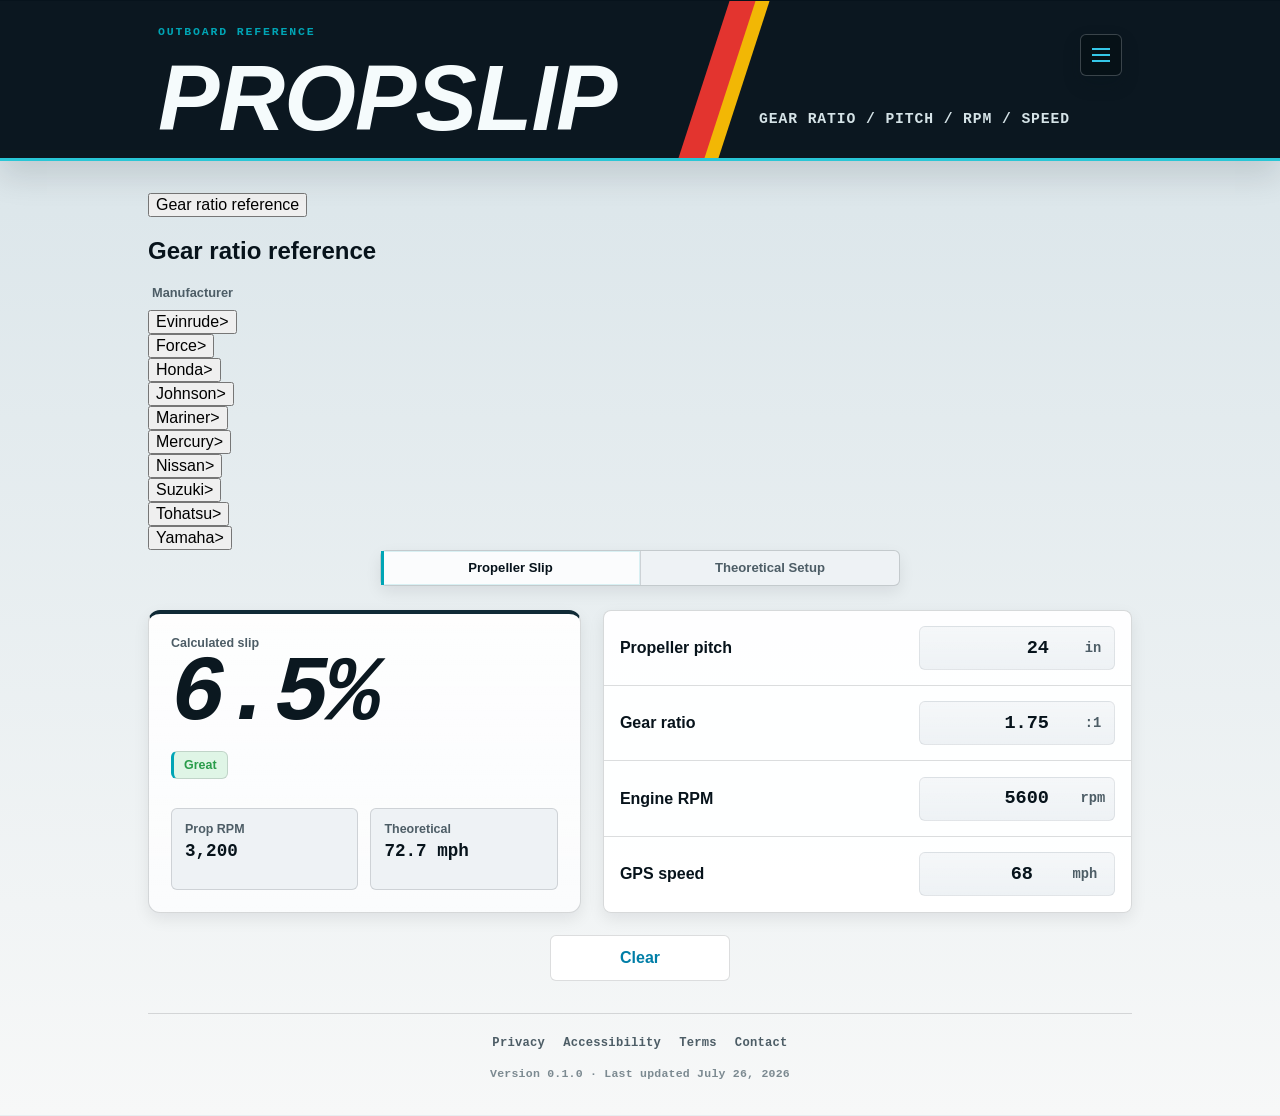
<file: public/index.html>
<!doctype html>
<html lang="en">
  <head>
    <meta charset="utf-8">
    <meta name="viewport" content="width=device-width, initial-scale=1, viewport-fit=cover">
    <meta name="theme-color" content="#0b1720">
    <meta name="description" content="PropSlip offers outboard gear-ratio lookup, propeller slip, speed estimates, and propeller setup comparisons.">
    <link rel="canonical" href="https://prop-slip.com/">
    <meta property="og:type" content="website">
    <meta property="og:site_name" content="PropSlip">
    <meta property="og:title" content="PropSlip Outboard Gear Ratio Lookup">
    <meta property="og:description" content="Look up outboard gear ratios by manufacturer, year, horsepower, and model.">
    <meta property="og:url" content="https://prop-slip.com/">
    <meta property="og:image" content="https://prop-slip.com/og-image.png">
    <meta property="og:image:type" content="image/png">
    <meta property="og:image:width" content="1200">
    <meta property="og:image:height" content="630">
    <meta property="og:image:alt" content="PropSlip boating calculator with classic raceboat stripe styling.">
    <meta name="twitter:card" content="summary_large_image">
    <meta name="twitter:title" content="PropSlip Outboard Gear Ratio Lookup">
    <meta name="twitter:description" content="Look up outboard gear ratios by manufacturer, year, horsepower, and model.">
    <meta name="twitter:image" content="https://prop-slip.com/og-image.png">
    <title>PropSlip Outboard Gear Ratio Lookup</title>
    <link rel="icon" href="favicon.svg" type="image/svg+xml">
    <link rel="apple-touch-icon" sizes="180x180" href="apple-touch-icon-cleaver.png">
    <link rel="manifest" href="site.webmanifest">
    <script src="theme-init.js"></script>
    <link rel="stylesheet" href="styles.css">
  </head>
  <body>
    <nav class="top-bar" aria-label="App actions">
      <button class="menu-button" type="button" id="menuButton" aria-label="Open menu">
        <span class="menu-icon" aria-hidden="true">
          <span></span>
          <span></span>
          <span></span>
        </span>
      </button>
    </nav>

    <header class="app-header">
      <div class="header-inner">
        <div class="brand-lockup">
          <p class="brand-kicker">Outboard reference</p>
          <h1 id="app-title">PropSlip</h1>
          <p class="subtitle">Gear Ratio / Pitch / RPM / Speed</p>
        </div>
      </div>
    </header>

    <main class="app" aria-labelledby="app-title">
      <div class="app-layout">
        <aside class="gear-dock" aria-labelledby="gearLookupTitle">
          <button class="gear-mobile-toggle" type="button" id="gearMobileToggle" aria-expanded="false" aria-controls="gearLookupPanel">Gear ratio reference</button>
          <section class="gear-lookup" id="gearLookupPanel">
            <div class="gear-path-wrap">
              <h2 class="visually-hidden" id="gearLookupTitle">Gear ratio reference</h2>
              <nav class="gear-path" id="gearPath" aria-label="Current gear ratio lookup path"></nav>
            </div>
            <div class="gear-panel" aria-live="polite" aria-atomic="false">
              <div class="gear-panel-head">
                <p class="section-title" id="gearLevelTitle">Manufacturer</p>
              </div>
              <div class="gear-list" id="gearList" role="list"></div>
              <div class="gear-result" id="gearResult" hidden></div>
              <p class="validation-message" id="gearMessage" aria-live="polite" hidden></p>
            </div>
          </section>
        </aside>

        <section class="stack calculator-column" aria-label="Boating calculators">
        <div class="segmented view-switcher" id="calculatorSwitcher" role="tablist" aria-label="Calculator selection">
          <button class="segment" type="button" id="slipTab" role="tab" data-view="slip" aria-selected="true" aria-controls="view-slip" aria-label="Propeller Slip">
            <span class="segment-full">Propeller Slip</span>
            <span class="segment-short" aria-hidden="true">Slip</span>
          </button>
          <button class="segment" type="button" id="whatIfTab" role="tab" data-view="whatif" aria-selected="false" aria-controls="view-whatif" tabindex="-1" aria-label="Theoretical Setup">
            <span class="segment-full">Theoretical Setup</span>
            <span class="segment-short" aria-hidden="true">Setup</span>
          </button>
        </div>

        <div id="view-slip" class="view stack" role="tabpanel" aria-labelledby="slipTab">
          <section class="result-card">
            <div class="result-content">
              <div class="result-top">
                <div>
                  <p class="metric-label">Calculated slip</p>
                  <div class="slip-readout" aria-live="polite" aria-atomic="true">
                    <p class="slip-value" id="slipValue">--</p>
                    <span class="status-pill" id="statusPill">Waiting</span>
                  </div>
                </div>
              </div>

              <div class="mini-grid">
                <div class="mini-stat">
                  <strong>Prop RPM</strong>
                  <span id="propRpmValue">--</span>
                </div>
                <div class="mini-stat">
                  <strong>Theoretical</strong>
                  <span id="theoreticalValue">--</span>
                </div>
              </div>
            </div>
          </section>

          <form id="calculator-form">
            <div class="group">
              <div class="field-row">
                <div class="field-label">
                  <label for="pitch">Propeller pitch</label>
                </div>
                <div class="value-control">
                  <input id="pitch" name="pitch" type="number" inputmode="decimal" min="1" step="0.5" value="24" autocomplete="off">
                  <span class="unit" id="pitchUnitLabel">in</span>
                </div>
              </div>

              <div class="field-row">
                <div class="field-label">
                  <label for="gearRatio">Gear ratio</label>
                </div>
                <div class="value-control">
                  <input id="gearRatio" name="gearRatio" type="number" inputmode="decimal" min="0.1" step="0.01" value="1.75" autocomplete="off">
                  <span class="unit">:1</span>
                </div>
              </div>

              <div class="field-row">
                <div class="field-label">
                  <label for="rpm">Engine RPM</label>
                </div>
                <div class="value-control">
                  <input id="rpm" name="rpm" type="number" inputmode="numeric" min="100" step="100" value="5600" autocomplete="off">
                  <span class="unit">rpm</span>
                </div>
              </div>

              <div class="field-row">
                <div class="field-label">
                  <label for="speed">GPS speed</label>
                </div>
                <div class="value-control">
                  <input id="speed" name="speed" type="number" inputmode="decimal" min="0" step="0.1" value="68" autocomplete="off">
                  <select id="speedUnit" name="speedUnit" aria-label="Speed unit">
                    <option value="mph" selected>mph</option>
                    <option value="knots">kn</option>
                    <option value="kph">km/h</option>
                  </select>
                </div>
              </div>
            </div>
            <p class="validation-message" id="slipValidation" aria-live="polite" hidden></p>
          </form>

          <div class="actions">
            <button class="secondary-button" type="button" id="clearButton">Clear</button>
          </div>
        </div>

        <div id="view-whatif" class="view stack" role="tabpanel" aria-labelledby="whatIfTab" hidden>
          <section class="result-card">
            <div class="result-content">
              <div class="result-top">
                <div>
                  <div class="result-heading">
                    <p class="metric-label" id="whatIfMetricLabel">Estimated speed</p>
                    <div class="compare-toggle">
                      <label class="compare-button" for="comparisonModeToggle">
                        <input id="comparisonModeToggle" type="checkbox" autocomplete="off">
                        <span>Compare</span>
                      </label>
                    </div>
                  </div>
                  <div class="slip-readout" aria-live="polite" aria-atomic="true">
                    <p class="slip-value" id="whatIfResultValue">--</p>
                    <span class="status-pill" id="whatIfStatusPill">Waiting</span>
                  </div>
                </div>
              </div>

              <div class="mini-grid">
                <div class="mini-stat" id="whatIfStatA">
                  <strong id="whatIfStatALabel">Prop RPM</strong>
                  <span id="whatIfStatAValue">--</span>
                </div>
                <div class="mini-stat" id="whatIfStatB">
                  <strong id="whatIfStatBLabel">Theoretical</strong>
                  <span id="whatIfStatBValue">--</span>
                </div>
              </div>
            </div>
          </section>

          <form id="whatif-form">
            <div class="setup-panel">
              <p class="section-title">Setup A</p>
              <div class="group">
                <div class="field-row">
                  <div class="field-label">
                    <label for="compareSlipA">Target slip</label>
                  </div>
                  <div class="value-control">
                    <input id="compareSlipA" name="compareSlipA" type="number" inputmode="decimal" min="0" max="100" step="0.1" value="10" autocomplete="off">
                    <span class="unit">%</span>
                  </div>
                </div>
                <div class="field-row">
                  <div class="field-label">
                    <label for="compareGearRatioA">Gear ratio</label>
                  </div>
                  <div class="value-control">
                    <input id="compareGearRatioA" name="compareGearRatioA" type="number" inputmode="decimal" min="0.1" step="0.01" value="1.75" autocomplete="off">
                    <span class="unit">:1</span>
                  </div>
                </div>
                <div class="field-row">
                  <div class="field-label">
                    <label for="comparePitchA">Propeller pitch</label>
                  </div>
                  <div class="value-control">
                    <input id="comparePitchA" name="comparePitchA" type="number" inputmode="decimal" min="1" step="0.5" value="24" autocomplete="off">
                    <span class="unit">in</span>
                  </div>
                </div>
                <div class="field-row">
                  <div class="field-label">
                    <label for="compareRpmA">Engine RPM</label>
                  </div>
                  <div class="value-control">
                    <input id="compareRpmA" name="compareRpmA" type="number" inputmode="numeric" min="100" step="100" value="5600" autocomplete="off">
                    <span class="unit">rpm</span>
                  </div>
                </div>
              </div>
              <p class="validation-message" id="setupAValidation" aria-live="polite" hidden></p>
            </div>

            <div class="setup-panel" id="compareSetupB" hidden>
              <p class="section-title">Setup B</p>
              <div class="group">
                <div class="field-row">
                  <div class="field-label">
                    <label for="compareSlipB">Target slip</label>
                  </div>
                  <div class="value-control">
                    <input id="compareSlipB" name="compareSlipB" type="number" inputmode="decimal" min="0" max="100" step="0.1" value="10" autocomplete="off">
                    <span class="unit">%</span>
                  </div>
                </div>
                <div class="field-row">
                  <div class="field-label">
                    <label for="compareGearRatioB">Gear ratio</label>
                  </div>
                  <div class="value-control">
                    <input id="compareGearRatioB" name="compareGearRatioB" type="number" inputmode="decimal" min="0.1" step="0.01" value="1.75" autocomplete="off">
                    <span class="unit">:1</span>
                  </div>
                </div>
                <div class="field-row">
                  <div class="field-label">
                    <label for="comparePitchB">Propeller pitch</label>
                  </div>
                  <div class="value-control">
                    <input id="comparePitchB" name="comparePitchB" type="number" inputmode="decimal" min="1" step="0.5" value="26" autocomplete="off">
                    <span class="unit">in</span>
                  </div>
                </div>
                <div class="field-row">
                  <div class="field-label">
                    <label for="compareRpmB">Engine RPM</label>
                  </div>
                  <div class="value-control">
                    <input id="compareRpmB" name="compareRpmB" type="number" inputmode="numeric" min="100" step="100" value="5600" autocomplete="off">
                    <span class="unit">rpm</span>
                  </div>
                </div>
              </div>
              <p class="validation-message" id="setupBValidation" aria-live="polite" hidden></p>
            </div>
          </form>
        </div>
        </section>
      </div>
    </main>

    <footer class="site-footer" aria-label="Site information">
      <div class="footer-inner">
        <button type="button" data-open-sheet="privacySheet">Privacy</button>
        <button type="button" data-open-sheet="accessibilitySheet">Accessibility</button>
        <button type="button" data-open-sheet="termsSheet">Terms</button>
        <button type="button" data-open-sheet="contactSheet">Contact</button>
      </div>
      <p class="footer-meta">Version 0.1.0 · Last updated July 26, 2026</p>
    </footer>

    <dialog class="sheet" id="menuSheet" aria-labelledby="menuTitle">
      <div class="sheet-body">
        <div class="grabber" aria-hidden="true"></div>
        <div class="sheet-head menu-sheet-head">
          <h2 id="menuTitle">Menu</h2>
          <button class="done-button" type="button" data-close="menuSheet">Done</button>
        </div>
        <div class="menu-list">
          <button class="menu-item" type="button" data-open-sheet="tutorialSheet">How to Use</button>
          <button class="menu-item" type="button" data-open-sheet="aboutSheet">About</button>
          <button class="menu-item footer-menu-item" type="button" data-open-sheet="privacySheet">Privacy</button>
          <button class="menu-item footer-menu-item" type="button" data-open-sheet="accessibilitySheet">Accessibility</button>
          <button class="menu-item footer-menu-item" type="button" data-open-sheet="termsSheet">Terms & Disclaimer</button>
          <button class="menu-item footer-menu-item" type="button" data-open-sheet="contactSheet">Contact</button>
          <button class="menu-item" type="button" data-open-sheet="settingsSheet">Settings</button>
        </div>
      </div>
    </dialog>

    <dialog class="sheet" id="tutorialSheet" aria-labelledby="tutorialTitle">
      <div class="sheet-body">
        <div class="grabber" aria-hidden="true"></div>
        <div class="sheet-head">
          <button class="back-button" type="button" data-back-menu>Menu</button>
          <h2 id="tutorialTitle">How to Use</h2>
          <button class="done-button" type="button" data-close="tutorialSheet">Done</button>
        </div>
        <div class="info-list">
          <section class="info-item">
            <h3>1. Enter the prop pitch</h3>
            <p>Use the pitch stamped on the propeller, usually shown in inches.</p>
          </section>
          <section class="info-item">
            <h3>2. Enter gear ratio</h3>
            <p>Use the lower-unit ratio as a number, such as 1.75 for 1.75:1.</p>
          </section>
          <section class="info-item">
            <h3>3. Add RPM and GPS speed</h3>
            <p>Use engine RPM and actual GPS speed from the same run for the best estimate.</p>
          </section>
          <section class="info-item">
            <h3>4. Read the slip result</h3>
            <p>Lower slip often indicates a more efficient setup, but hull, load, trim, water, and prop style all matter.</p>
          </section>
        </div>
      </div>
    </dialog>

    <dialog class="sheet" id="aboutSheet" aria-labelledby="aboutTitle">
      <div class="sheet-body">
        <div class="grabber" aria-hidden="true"></div>
        <div class="sheet-head">
          <button class="back-button" type="button" data-back-menu>Menu</button>
          <h2 id="aboutTitle">What is Propeller Slip?</h2>
          <button class="done-button" type="button" data-close="aboutSheet">Done</button>
        </div>
        <p class="sheet-copy">Propeller slip is the gap between how far the propeller should advance in theory and how far the boat actually moves through the water. PropSlip helps compare setup changes, prop choices, and running conditions.</p>
        <p class="sheet-copy">If the calculator returns a negative slip value, the inputs are probably outside normal conditions. Common causes are a data entry error, an inaccurate tach or GPS reading, or a boat running down-current or downwind and moving faster than the calculated theoretical maximum.</p>
        <div class="formula-card" aria-label="Slip percent formula">
          <p class="formula-title">Slip percentage</p>
          <div class="formula-row">
            <span>Slip %</span>
            <span>=</span>
            <span class="fraction">
              <span>Theoretical speed - Actual speed</span>
              <span>Theoretical speed</span>
            </span>
            <span>x 100</span>
          </div>
        </div>
      </div>
    </dialog>

    <dialog class="sheet document-sheet" id="privacySheet" aria-labelledby="privacyTitle">
      <div class="sheet-body">
        <div class="grabber" aria-hidden="true"></div>
        <div class="sheet-head">
          <button class="back-button" type="button" data-back-menu>Menu</button>
          <h2 id="privacyTitle">Privacy</h2>
          <button class="done-button" type="button" data-close="privacySheet">Done</button>
        </div>
        <div class="info-list">
          <section class="info-item">
            <h3>Last updated</h3>
            <p>July 24, 2026.</p>
          </section>
          <section class="info-item">
            <h3>On-device calculation</h3>
            <p>The calculator runs entirely in this page. Your pitch, ratio, RPM, and speed values are not sent anywhere.</p>
          </section>
          <section class="info-item">
            <h3>Browser storage</h3>
            <p>PropSlip stores appearance and speed-unit preferences in this browser. These preferences stay on this device.</p>
          </section>
          <section class="info-item">
            <h3>Data collection</h3>
            <p>The current site does not use cookies, analytics, advertising trackers, contact forms, or payment forms. A web host may process standard server logs, such as IP address and request time, to deliver and secure the site.</p>
          </section>
          <section class="info-item">
            <h3>Data sharing</h3>
            <p>PropSlip does not sell personal information or share calculator inputs with third parties. Hosting providers may process technical request data needed to operate the site.</p>
          </section>
          <section class="info-item">
            <h3>Updates</h3>
            <p>This notice may be updated as the site changes. It should be reviewed before adding analytics, contact forms, ads, payments, accounts, or mobile app data collection.</p>
          </section>
          <section class="info-item">
            <h3>Children</h3>
            <p>PropSlip is not directed to children and does not knowingly collect personal information from children.</p>
          </section>
        </div>
      </div>
    </dialog>

    <dialog class="sheet document-sheet" id="accessibilitySheet" aria-labelledby="accessibilityTitle">
      <div class="sheet-body">
        <div class="grabber" aria-hidden="true"></div>
        <div class="sheet-head">
          <button class="back-button" type="button" data-back-menu>Menu</button>
          <h2 id="accessibilityTitle">Accessibility</h2>
          <button class="done-button" type="button" data-close="accessibilitySheet">Done</button>
        </div>
        <div class="info-list">
          <section class="info-item">
            <h3>Current support</h3>
            <p>Visible labels, large touch targets, keyboard focus, live result updates, dark mode, and reduced-motion support are built in.</p>
          </section>
          <section class="info-item">
            <h3>Target standard</h3>
            <p>PropSlip aims to support WCAG Level AA for the website and future mobile app releases.</p>
          </section>
          <section class="info-item">
            <h3>Color safety</h3>
            <p>Results use text labels and numeric values so color is not the only signal.</p>
          </section>
          <section class="info-item">
            <h3>Report a barrier</h3>
            <p>Email <a class="inline-link" href="mailto:propslipsupport@gmail.com">propslipsupport@gmail.com</a> with the page, device, browser, and accessibility issue so it can be reviewed.</p>
          </section>
        </div>
      </div>
    </dialog>

    <dialog class="sheet document-sheet" id="termsSheet" aria-labelledby="termsTitle">
      <div class="sheet-body">
        <div class="grabber" aria-hidden="true"></div>
        <div class="sheet-head">
          <button class="back-button" type="button" data-back-menu>Menu</button>
          <h2 id="termsTitle">Terms & Disclaimer</h2>
          <button class="done-button" type="button" data-close="termsSheet">Done</button>
        </div>
        <div class="info-list">
          <section class="info-item">
            <h3>Last updated</h3>
            <p>July 24, 2026.</p>
          </section>
          <section class="info-item">
            <h3>Informational use</h3>
            <p>PropSlip provides estimates for setup planning and comparison. It is not a substitute for manufacturer specifications, professional marine advice, inspection, or safe boating judgment.</p>
          </section>
          <section class="info-item">
            <h3>Accuracy</h3>
            <p>Results depend on the values you enter and simplify real-world conditions. Hull design, load, trim, water, altitude, propeller condition, and measurement error can all change actual performance.</p>
          </section>
          <section class="info-item">
            <h3>Safety</h3>
            <p>Always operate within posted limits, manufacturer ratings, equipment ratings, local laws, and safe conditions. Do not use calculator output as the only basis for a propeller, engine, or operating decision.</p>
          </section>
          <section class="info-item">
            <h3>No warranty</h3>
            <p>The calculator is provided as-is, without warranties of accuracy, availability, performance, or fitness for a particular purpose.</p>
          </section>
          <section class="info-item">
            <h3>Use at your own risk</h3>
            <p>You are responsible for setup decisions, operation, inspection, maintenance, and safety. PropSlip is not liable for damage, injury, loss, or performance outcomes from using calculator results.</p>
          </section>
          <section class="info-item">
            <h3>Ownership</h3>
            <p>The PropSlip name, design, text, and calculator implementation belong to the site owner unless otherwise noted.</p>
          </section>
          <section class="info-item">
            <h3>Changes</h3>
            <p>These terms may be updated as the site changes. Continued use of the site means you accept the current terms shown here.</p>
          </section>
        </div>
      </div>
    </dialog>

    <dialog class="sheet document-sheet" id="contactSheet" aria-labelledby="contactTitle">
      <div class="sheet-body">
        <div class="grabber" aria-hidden="true"></div>
        <div class="sheet-head">
          <button class="back-button" type="button" data-back-menu>Menu</button>
          <h2 id="contactTitle">Contact</h2>
          <button class="done-button" type="button" data-close="contactSheet">Done</button>
        </div>
        <div class="info-list">
          <section class="info-item">
            <h3>Support contact</h3>
            <p>Email <a class="inline-link" href="mailto:propslipsupport@gmail.com">propslipsupport@gmail.com</a> for privacy, accessibility, and site-support questions.</p>
          </section>
          <section class="info-item">
            <h3>Feedback</h3>
            <p>Use contact messages for calculator bugs, accessibility barriers, and formula questions. Do not send sensitive personal, financial, medical, or location information.</p>
          </section>
        </div>
      </div>
    </dialog>

    <dialog class="sheet" id="settingsSheet" aria-labelledby="settingsTitle">
      <div class="sheet-body">
        <div class="grabber" aria-hidden="true"></div>
        <div class="sheet-head">
          <button class="back-button" type="button" data-back-menu>Menu</button>
          <h2 id="settingsTitle">Settings</h2>
          <button class="done-button" type="button" data-close="settingsSheet">Done</button>
        </div>
        <div class="settings-group">
          <div class="settings-row">
            <strong>Appearance</strong>
            <div class="segmented" role="group" aria-label="Appearance">
              <button class="segment" type="button" data-appearance="system" aria-pressed="false">System</button>
              <button class="segment" type="button" data-appearance="light" aria-pressed="false">Light</button>
              <button class="segment" type="button" data-appearance="dark" aria-pressed="false">Dark</button>
            </div>
          </div>
          <div class="settings-row">
            <strong>Speed units</strong>
            <div class="segmented" role="group" aria-label="Speed units">
              <button class="segment" type="button" data-unit-system="imperial" aria-pressed="false">Imperial</button>
              <button class="segment" type="button" data-unit-system="metric" aria-pressed="false">Metric</button>
              <button class="segment" type="button" data-unit-system="nautical" aria-pressed="false">Knots</button>
            </div>
          </div>
        </div>
        <p class="sheet-copy">System follows your device appearance. Speed unit changes convert the visible speed value. Pitch always remains inches.</p>
      </div>
    </dialog>

    <script src="calculators.js"></script>
    <script src="gear-ratio-data.js"></script>
    <script src="gear-ratio-lookup.js"></script>
    <script src="app.js"></script>
  </body>
</html>
</file>
<file: public/styles.css>
:root {
        color-scheme: light;
        --app-bg: #e8edf0;
        --app-top: #d7e3e8;
        --app-bottom: #f7f8f8;
        --page-fill: linear-gradient(180deg, var(--app-top), var(--app-bottom));
        --label: #07131b;
        --secondary-label: #4d5d66;
        --tertiary-label: #7c8a91;
        --separator: rgba(7, 19, 27, 0.14);
        --group-bg: rgba(255, 255, 255, 0.94);
        --ios-control-bg: #eef2f5;
        --elevated-bg: #fbfcfd;
        --ios-accent: #007ea7;
        --ios-accent-pressed: #006a8d;
        --ios-marine: #00a5b5;
        --ios-marine-dark: #073746;
        --header-divider: #29c6d6;
        --race-red: #e3342f;
        --race-yellow: #f2b705;
        --panel-ink: #0b1820;
        --panel-rail: #102a36;
        --surface-sheen: rgba(255, 255, 255, 0.66);
        --control-sheen: rgba(255, 255, 255, 0.42);
        --tab-sheen: rgba(255, 255, 255, 0.14);
        --header-sheen: rgba(255, 255, 255, 0.09);
        --nav-rail: #07131b;
        --nav-active: #12313e;
        --ios-success: #34c759;
        --ios-danger: #ff3b30;
        --sheet-backdrop: rgba(0, 0, 0, 0.34);
        --ios-shadow: 0 16px 30px rgba(7, 19, 27, 0.12);
        --ios-soft-shadow: 0 6px 16px rgba(7, 19, 27, 0.08);
        --card-border: rgba(7, 19, 27, 0.16);
        --card-shadow: var(--ios-soft-shadow);
        --radius-xl: 12px;
        --radius-lg: 8px;
        --radius-md: 6px;
        --tap: 46px;
        --banner-inner: 1040px;
        --desktop-inner: 1040px;
        --display: Bahnschrift, "Aptos Display", "Segoe UI", -apple-system, BlinkMacSystemFont, sans-serif;
        --sans: "Aptos", "Segoe UI Variable Text", "Segoe UI", -apple-system, BlinkMacSystemFont, "Helvetica Neue", Arial, sans-serif;
        --mono: "Cascadia Mono", "Roboto Mono", "SFMono-Regular", Consolas, monospace;
        font-family: var(--sans);
      }

      [data-theme="dark"] {
        color-scheme: dark;
        --app-bg: #0d171d;
        --app-top: #13232b;
        --app-bottom: #0d171d;
        --page-fill: linear-gradient(180deg, var(--app-top), var(--app-bottom));
        --label: #edf6f7;
        --secondary-label: #a8bbc2;
        --tertiary-label: #748b94;
        --separator: rgba(173, 211, 222, 0.16);
        --group-bg: #13232b;
        --ios-control-bg: #182b34;
        --elevated-bg: #101d25;
        --ios-accent: #4ccde1;
        --ios-accent-pressed: #7ddff0;
        --ios-marine: #31c4d1;
        --ios-marine-dark: #062f38;
        --header-divider: #5ee3ef;
        --race-red: #ff625b;
        --race-yellow: #ffd45f;
        --panel-ink: #f3fbfc;
        --panel-rail: #2b7482;
        --surface-sheen: rgba(255, 255, 255, 0.04);
        --control-sheen: rgba(255, 255, 255, 0.05);
        --tab-sheen: rgba(255, 255, 255, 0.045);
        --header-sheen: rgba(255, 255, 255, 0.05);
        --nav-rail: #07131b;
        --nav-active: #17313d;
        --ios-success: #32d74b;
        --ios-danger: #ff453a;
        --sheet-backdrop: rgba(0, 0, 0, 0.62);
        --ios-shadow: 0 20px 48px rgba(0, 0, 0, 0.38);
        --ios-soft-shadow: 0 8px 24px rgba(0, 0, 0, 0.24);
        --card-border: rgba(174, 221, 232, 0.22);
        --card-shadow:
          0 18px 34px rgba(0, 0, 0, 0.34),
          inset 0 1px 0 rgba(255, 255, 255, 0.04),
          inset 0 -1px 0 rgba(174, 221, 232, 0.08);
      }

      * {
        box-sizing: border-box;
      }

      [hidden] {
        display: none !important;
      }

      html {
        min-height: 100%;
        background: var(--app-bg);
      }

      body {
        min-height: 100vh;
        min-height: 100svh;
        min-height: 100dvh;
        margin: 0;
        color: var(--label);
        background: var(--page-fill);
        -webkit-font-smoothing: antialiased;
        overflow-x: hidden;
      }

      button,
      label,
      input,
      select {
        touch-action: manipulation;
      }

      button,
      input,
      select {
        font: inherit;
      }

      .app {
        width: min(100%, 480px);
        min-height: 100vh;
        min-height: 100svh;
        min-height: 100dvh;
        margin: 0 auto;
        padding: max(12px, env(safe-area-inset-top)) 16px max(26px, env(safe-area-inset-bottom));
        display: block;
      }

      .top-bar {
        position: absolute;
        top: max(12px, env(safe-area-inset-top));
        left: 0;
        z-index: 3;
        width: 100%;
        height: 0;
        margin: 0;
        display: flex;
        align-items: center;
        justify-content: flex-end;
        gap: 8px;
      }

      .app-header {
        position: relative;
        overflow: hidden;
        width: 100%;
        margin: 0 0 4px;
        padding: 18px 0 17px;
        border: 1px solid rgba(7, 19, 27, 0.82);
        border-right: 0;
        border-bottom: 0;
        border-left: 0;
        border-radius: 0;
        color: #f5fbfc;
        background: #0b1720;
        box-shadow: var(--ios-shadow);
      }

      .header-inner {
        position: relative;
        z-index: 1;
        width: min(100%, var(--banner-inner));
        margin: 0 auto;
        padding: 0 24px;
        display: grid;
        grid-template-columns: minmax(0, 1fr);
        align-items: center;
      }

      .header-inner::after {
        content: "";
        position: absolute;
        z-index: 0;
        top: -18px;
        right: 74px;
        bottom: -14px;
        width: 22px;
        background: var(--race-red);
        box-shadow: 12px 0 0 var(--race-yellow);
        transform: skewX(-18deg);
        transform-origin: center;
      }

      .app-header::before {
        content: "";
        position: absolute;
        inset: auto 0 0;
        height: 3px;
        background: var(--header-divider);
      }

      .brand-lockup {
        position: relative;
        z-index: 1;
        min-width: 0;
      }

      .brand-kicker {
        margin: 0 0 8px;
        color: var(--ios-marine);
        font-family: var(--mono);
        font-size: 0.68rem;
        font-weight: 800;
        letter-spacing: 0.14em;
        text-transform: uppercase;
      }

      h1 {
        margin: 0;
        max-width: none;
        color: inherit;
        font-family: var(--display);
        font-size: clamp(2.65rem, 13vw, 4.25rem);
        font-style: italic;
        font-weight: 900;
        letter-spacing: -0.01em;
        line-height: 0.88;
        text-transform: uppercase;
      }

      .subtitle {
        max-width: 34ch;
        margin: 11px 0 0;
        color: #b9cbd1;
        font-family: var(--mono);
        font-size: 0.9rem;
        font-weight: 720;
        letter-spacing: 0.06em;
        line-height: 1.28;
        text-transform: uppercase;
      }

      .stack {
        display: grid;
        gap: 16px;
      }

      .result-card {
        position: relative;
        overflow: hidden;
        min-height: 196px;
        padding: 18px 18px 19px;
        border: 1px solid var(--card-border);
        border-top: 4px solid var(--panel-rail);
        border-radius: var(--radius-xl);
        color: var(--label);
        background:
          linear-gradient(180deg, var(--surface-sheen), rgba(255, 255, 255, 0)),
          var(--elevated-bg);
        box-shadow: var(--card-shadow);
      }

      .result-content {
        position: relative;
        z-index: 1;
        display: grid;
        gap: 16px;
      }

      .result-top {
        display: grid;
        gap: 12px;
      }

      .result-heading {
        display: flex;
        align-items: start;
        justify-content: space-between;
        gap: 12px;
      }

      .metric-label {
        margin: 0;
        color: var(--secondary-label);
        font-family: var(--sans);
        font-size: 0.78rem;
        font-weight: 760;
        letter-spacing: 0;
      }

      .slip-value {
        margin: 4px 0 0;
        color: var(--panel-ink);
        font-family: var(--mono);
        font-size: clamp(3.35rem, 17vw, 4.85rem);
        font-style: italic;
        font-weight: 900;
        font-variant-numeric: tabular-nums;
        line-height: 0.9;
        letter-spacing: -0.04em;
        text-shadow: 0 1px 0 rgba(255, 255, 255, 0.56);
      }

      .slip-readout {
        display: flex;
        align-items: center;
        gap: 12px;
        flex-wrap: wrap;
      }

      .status-pill {
        display: inline-flex;
        align-items: center;
        justify-content: center;
        align-self: center;
        min-width: 0;
        height: 28px;
        padding: 0 10px;
        border: 1px solid var(--separator);
        border-left: 3px solid var(--ios-marine);
        border-radius: var(--radius-md);
        color: var(--label);
        background: var(--ios-control-bg);
        font-family: var(--sans);
        font-size: 0.78rem;
        font-weight: 720;
        letter-spacing: 0;
        line-height: 1;
      }

      .status-pill.good {
        color: #217948;
        background: #edf8f1;
        color: color-mix(in srgb, var(--ios-success) 76%, var(--label));
        background: color-mix(in srgb, var(--ios-success) 14%, var(--elevated-bg));
      }

      .status-pill.warn {
        color: #b42318;
        background: #fff1ef;
        color: color-mix(in srgb, var(--ios-danger) 76%, var(--label));
        background: color-mix(in srgb, var(--ios-danger) 12%, var(--elevated-bg));
      }

      .status-pill.caution {
        color: #8a4b00;
        background: #fff6e6;
        background: color-mix(in srgb, #ff9500 14%, var(--elevated-bg));
      }

      .mini-grid {
        display: grid;
        grid-template-columns: repeat(2, minmax(0, 1fr));
        gap: 10px;
      }

      .mini-stat {
        min-height: 68px;
        padding: 11px;
        border-radius: var(--radius-md);
        background: var(--ios-control-bg);
        border: 1px solid var(--separator);
      }

      .mini-stat strong {
        display: block;
        margin-bottom: 5px;
        color: var(--secondary-label);
        font-size: 0.78rem;
        font-family: var(--sans);
        font-weight: 720;
        letter-spacing: 0;
      }

      .mini-stat span {
        display: block;
        color: var(--label);
        font-family: var(--mono);
        font-size: 1.1rem;
        font-weight: 780;
        font-variant-numeric: tabular-nums;
        word-break: break-word;
      }

      .mini-stat.good {
        color: #217948;
        background: #edf8f1;
        border-color: rgba(52, 199, 89, 0.28);
        color: color-mix(in srgb, var(--ios-success) 76%, var(--label));
        background: color-mix(in srgb, var(--ios-success) 14%, var(--elevated-bg));
        border-color: color-mix(in srgb, var(--ios-success) 28%, var(--separator));
      }

      .mini-stat.warn {
        color: #b42318;
        background: #fff1ef;
        border-color: rgba(255, 59, 48, 0.26);
        color: color-mix(in srgb, var(--ios-danger) 76%, var(--label));
        background: color-mix(in srgb, var(--ios-danger) 12%, var(--elevated-bg));
        border-color: color-mix(in srgb, var(--ios-danger) 26%, var(--separator));
      }

      .mini-stat.good strong,
      .mini-stat.good span {
        color: #217948;
        color: color-mix(in srgb, var(--ios-success) 76%, var(--label));
      }

      .mini-stat.warn strong,
      .mini-stat.warn span {
        color: #b42318;
        color: color-mix(in srgb, var(--ios-danger) 76%, var(--label));
      }

      .section-title {
        margin: 0 0 10px 4px;
        color: var(--secondary-label);
        font-family: var(--sans);
        font-size: 0.8rem;
        font-weight: 760;
        letter-spacing: 0;
      }

      .section-title.spaced {
        margin-top: 18px;
      }

      .setup-panel + .setup-panel {
        margin-top: 34px;
      }

      .group {
        overflow: hidden;
        border: 1px solid var(--card-border);
        border-radius: var(--radius-lg);
        background: var(--group-bg);
        box-shadow: var(--card-shadow);
      }

      .field-row {
        display: grid;
        grid-template-columns: minmax(0, 0.95fr) minmax(112px, 1fr);
        gap: 12px;
        align-items: center;
        min-height: 58px;
        padding: 10px 12px;
        border-bottom: 1px solid var(--separator);
      }

      .field-row:last-child {
        border-bottom: 0;
      }

      .field-label {
        min-width: 0;
      }

      .field-label label {
        display: block;
        color: var(--label);
        font-size: 1rem;
        font-weight: 720;
      }

      .field-label span {
        display: block;
        margin-top: 3px;
        color: var(--secondary-label);
        font-size: 0.78rem;
        line-height: 1.25;
      }

      .value-control {
        display: grid;
        grid-template-columns: minmax(0, 1fr) auto;
        align-items: center;
        min-height: 44px;
        border: 1px solid rgba(7, 19, 27, 0.08);
        border-radius: var(--radius-md);
        background:
          linear-gradient(180deg, var(--control-sheen), rgba(255, 255, 255, 0)),
          var(--ios-control-bg);
      }

      input,
      select {
        width: 100%;
        min-width: 0;
        border: 0;
        outline: 0;
        color: var(--label);
        background: transparent;
      }

      .value-control select {
        width: auto;
      }

      input {
        padding: 0 8px 0 10px;
        text-align: right;
        font-family: var(--mono);
        font-size: 1.16rem;
        font-weight: 780;
        font-variant-numeric: tabular-nums;
        color: var(--label);
      }

      .unit,
      select {
        display: grid;
        place-items: center;
        min-width: 42px;
        padding: 0 8px;
        color: var(--secondary-label);
        background: transparent;
        border-left: 0;
        font-family: var(--mono);
        font-size: 0.86rem;
        font-weight: 760;
        font-variant-numeric: tabular-nums;
        text-align: center;
      }

      select {
        min-width: 58px;
        appearance: none;
        cursor: pointer;
      }

      input:focus-visible,
      select:focus-visible,
      button:focus-visible {
        outline: 3px solid rgba(0, 110, 219, 0.38);
        outline: 3px solid color-mix(in srgb, var(--ios-accent) 38%, transparent);
        outline-offset: 2px;
        box-shadow: none;
      }

      .field-row.invalid {
        background: rgba(255, 59, 48, 0.05);
        box-shadow: inset 3px 0 0 rgba(255, 59, 48, 0.72);
        background: color-mix(in srgb, var(--ios-danger) 5%, transparent);
        box-shadow: inset 3px 0 0 color-mix(in srgb, var(--ios-danger) 72%, transparent);
      }

      .field-row.invalid .field-label label {
        color: #b42318;
        color: color-mix(in srgb, var(--ios-danger) 78%, var(--label));
      }

      .actions {
        display: flex;
        justify-content: center;
        gap: 10px;
      }

      .secondary-button {
        min-height: var(--tap);
        border: 0;
        border-radius: var(--radius-md);
        color: var(--ios-accent);
        background: var(--group-bg);
        border: 1px solid var(--separator);
        font-family: var(--sans);
        font-size: 1rem;
        font-weight: 760;
        letter-spacing: 0;
        cursor: pointer;
      }

      .actions .secondary-button {
        width: min(100%, 180px);
      }

      .secondary-button:active {
        transform: scale(0.985);
      }

      .validation-message {
        margin: 8px 4px 0;
        color: var(--ios-danger);
        font-size: 0.82rem;
        font-weight: 650;
        line-height: 1.35;
      }

      .site-footer {
        display: block;
        width: min(100%, 480px);
        margin: 0 auto;
        padding: 0 16px max(28px, env(safe-area-inset-bottom));
      }

      .footer-inner {
        display: flex;
        justify-content: center;
        gap: 12px 16px;
        flex-wrap: wrap;
        padding-top: 16px;
        border-top: 1px solid var(--separator);
      }

      .footer-inner button {
        border: 0;
        padding: 4px 0;
        color: var(--secondary-label);
        background: transparent;
        font-family: var(--mono);
        font-size: 0.72rem;
        font-weight: 760;
        letter-spacing: 0.02em;
        cursor: pointer;
      }

      .footer-inner button:hover,
      .footer-inner button:focus-visible {
        color: var(--ios-accent);
      }

      .footer-meta {
        margin: 10px 0 0;
        color: var(--tertiary-label);
        font-family: var(--mono);
        font-size: 0.68rem;
        font-weight: 700;
        letter-spacing: 0.02em;
        line-height: 1.35;
        text-align: center;
      }

      .inline-link {
        color: var(--ios-accent);
        font-weight: 760;
        text-decoration: underline;
        text-decoration-thickness: 1px;
        text-underline-offset: 3px;
      }

      .menu-list .footer-menu-item {
        display: none;
      }

      .sheet {
        position: fixed;
        inset: auto auto 0 50%;
        z-index: 1000;
        width: min(100vw, 480px);
        max-height: min(82vh, 720px);
        max-height: min(82svh, 720px);
        max-height: min(82dvh, 720px);
        margin: 0;
        padding: 0;
        border: 0;
        border-radius: 26px 26px 0 0;
        color: var(--label);
        background: var(--elevated-bg);
        box-shadow: 0 -18px 46px rgba(0, 0, 0, 0.24);
        transform: translateX(-50%);
        overflow: hidden;
      }

      .sheet:not([open]) {
        display: none;
      }

      .sheet[open] {
        display: block;
      }

      .sheet::backdrop {
        background: var(--sheet-backdrop);
        backdrop-filter: blur(4px);
      }

      html.sheet-open,
      body.sheet-open {
        overflow: hidden;
      }

      .sheet-body {
        padding: 10px 16px max(22px, env(safe-area-inset-bottom));
        box-sizing: border-box;
        display: grid;
        gap: 16px;
      }

      .grabber {
        justify-self: center;
        width: 40px;
        height: 5px;
        border-radius: 999px;
        background: var(--separator);
      }

      .sheet-head {
        display: grid;
        grid-template-columns: auto minmax(0, 1fr) auto;
        align-items: center;
        gap: 12px;
      }

      .sheet-head h2 {
        margin: 0;
        font-size: 1.34rem;
        letter-spacing: 0;
      }

      .menu-sheet-head {
        grid-template-columns: minmax(0, 1fr) auto;
      }

      .sheet.standalone-sheet .grabber,
      .sheet.standalone-sheet .back-button {
        display: none;
      }

      .sheet.standalone-sheet .sheet-head {
        grid-template-columns: minmax(0, 1fr) auto;
      }

      .done-button,
      .back-button {
        min-height: 36px;
        border: 0;
        border-radius: 999px;
        padding: 0 13px;
        color: var(--ios-accent);
        background: var(--ios-control-bg);
        font-size: 0.96rem;
        font-weight: 720;
        cursor: pointer;
      }

      .back-button {
        padding-left: 10px;
      }

      .sheet-copy {
        margin: 0;
        color: var(--secondary-label);
        font-size: 0.95rem;
        line-height: 1.42;
      }

      .info-list {
        display: grid;
        gap: 10px;
      }

      .info-item {
        padding: 13px;
        border-radius: var(--radius-md);
        background: var(--ios-control-bg);
      }

      .info-item h3 {
        margin: 0 0 5px;
        font-size: 0.96rem;
      }

      .info-item p {
        margin: 0;
        color: var(--secondary-label);
        font-size: 0.9rem;
        line-height: 1.38;
      }

      .document-sheet .info-list {
        display: block;
      }

      .document-sheet .info-item {
        padding: 0;
        border-radius: 0;
        background: transparent;
      }

      .document-sheet .info-item + .info-item {
        margin-top: 14px;
        padding-top: 14px;
        border-top: 1px solid var(--separator);
      }

      .document-sheet .info-item h3 {
        margin-bottom: 6px;
        color: var(--label);
        font-family: var(--sans);
        font-size: 0.92rem;
        font-weight: 780;
        letter-spacing: 0;
      }

      .document-sheet .info-item p {
        font-size: 0.94rem;
        line-height: 1.48;
      }

      .formula-card {
        padding: 14px;
        border-radius: var(--radius-md);
        background: var(--ios-control-bg);
      }

      .formula-card + .formula-card {
        margin-top: 10px;
      }

      .formula-row {
        display: grid;
        grid-template-columns: auto auto minmax(0, 1fr) auto;
        align-items: center;
        gap: 9px;
        color: var(--label);
        font-size: 0.9rem;
        font-weight: 680;
      }

      .fraction {
        display: grid;
        min-width: 0;
        text-align: center;
        line-height: 1.25;
      }

      .fraction span {
        padding: 3px 4px;
      }

      .fraction span:first-child {
        border-bottom: 1px solid var(--separator);
      }

      .muted-note {
        margin: 8px 0 0;
        color: var(--secondary-label);
        font-size: 0.82rem;
        line-height: 1.35;
      }

      .formula-title {
        margin: 0 0 9px;
        color: var(--secondary-label);
        font-size: 0.86rem;
        font-weight: 740;
        letter-spacing: 0;
      }

      .settings-group {
        overflow: hidden;
        border: 1px solid var(--separator);
        border-radius: var(--radius-lg);
        background: var(--group-bg);
      }

      .settings-row {
        padding: 14px;
        display: grid;
        gap: 10px;
        border-bottom: 1px solid var(--separator);
      }

      .settings-row.toggle-row {
        grid-template-columns: minmax(0, 1fr) auto;
        align-items: center;
      }

      .settings-row:last-child {
        border-bottom: 0;
      }

      .settings-row strong {
        font-size: 1rem;
      }

      .compare-toggle {
        flex: 0 0 auto;
      }

      .compare-button {
        position: relative;
        min-height: 34px;
        display: inline-grid;
        place-items: center;
        padding: 0 12px;
        border: 1px solid var(--separator);
        border-left: 3px solid var(--ios-marine);
        border-radius: var(--radius-md);
        color: var(--label);
        background: var(--ios-control-bg);
        font-family: var(--sans);
        font-size: 0.78rem;
        font-weight: 760;
        letter-spacing: 0;
        line-height: 1;
        cursor: pointer;
      }

      .compare-button input {
        position: absolute;
        width: 1px;
        height: 1px;
        margin: -1px;
        clip: rect(0 0 0 0);
        clip-path: inset(50%);
        overflow: hidden;
        opacity: 0;
      }

      .compare-button span {
        pointer-events: none;
      }

      .compare-button:has(input:checked) {
        border-color: color-mix(in srgb, var(--ios-marine) 36%, var(--separator));
        border-left-color: var(--ios-marine);
        color: var(--label);
        background: color-mix(in srgb, var(--ios-marine) 12%, var(--elevated-bg));
        box-shadow: inset 0 0 0 1px color-mix(in srgb, var(--ios-marine) 14%, transparent);
      }

      .compare-button:has(input:focus-visible) {
        outline: 3px solid rgba(0, 110, 219, 0.38);
        outline: 3px solid color-mix(in srgb, var(--ios-accent) 38%, transparent);
        outline-offset: 3px;
      }

      .switch {
        position: relative;
        width: 52px;
        height: 32px;
        display: inline-flex;
        align-items: center;
      }

      .switch input {
        position: absolute;
        inset: 0;
        width: 100%;
        height: 100%;
        opacity: 0;
        cursor: pointer;
      }

      .switch-track {
        width: 100%;
        height: 100%;
        border-radius: 999px;
        background: var(--ios-control-bg);
        border: 1px solid var(--separator);
        transition: background-color 160ms ease, border-color 160ms ease;
      }

      .switch-track::after {
        content: "";
        position: absolute;
        top: 3px;
        left: 3px;
        width: 26px;
        height: 26px;
        border-radius: 50%;
        background: var(--elevated-bg);
        box-shadow: 0 2px 8px rgba(0, 0, 0, 0.24);
        transition: transform 160ms ease;
      }

      .switch input:checked + .switch-track {
        background: var(--ios-accent);
        border-color: var(--ios-accent);
      }

      .switch input:checked + .switch-track::after {
        transform: translateX(20px);
      }

      .switch input:focus-visible + .switch-track {
        outline: 3px solid rgba(0, 110, 219, 0.38);
        outline: 3px solid color-mix(in srgb, var(--ios-accent) 38%, transparent);
        outline-offset: 2px;
      }

      .segmented {
        display: grid;
        grid-template-columns: repeat(auto-fit, minmax(0, 1fr));
        gap: 0;
        padding: 0;
        border-radius: var(--radius-md);
        background: var(--ios-control-bg);
      }

      .view-switcher {
        margin-bottom: 4px;
        border: 1px solid rgba(7, 19, 27, 0.18);
        box-shadow: var(--ios-soft-shadow);
      }

      .segment {
        position: relative;
        min-width: 0;
        min-height: 34px;
        padding: 0 10px;
        border: 0;
        border-radius: 0;
        color: var(--secondary-label);
        background: transparent;
        font-family: var(--sans);
        font-size: 0.82rem;
        font-weight: 760;
        letter-spacing: 0;
        cursor: pointer;
      }

      .segment-short {
        display: none;
      }

      .segment + .segment {
        border-left: 1px solid var(--separator);
      }

      .segment[aria-pressed="true"],
      .segment[aria-selected="true"] {
        color: var(--label);
        background:
          linear-gradient(90deg, var(--ios-marine) 0 3px, transparent 3px),
          linear-gradient(180deg, var(--tab-sheen), transparent),
          var(--elevated-bg);
        box-shadow: inset 0 0 0 1px color-mix(in srgb, var(--ios-marine) 14%, transparent);
      }

      .top-bar {
        justify-content: flex-end;
      }

      .menu-button {
        position: absolute;
        top: 14px;
        right: max(24px, calc((100% - var(--banner-inner)) / 2 + 24px));
        display: grid;
        place-items: center;
        width: 38px;
        height: 38px;
        border: 1px solid rgba(245, 251, 252, 0.22);
        border-radius: var(--radius-md);
        background: rgba(6, 16, 23, 0.82);
        box-shadow: 0 8px 18px rgba(7, 19, 27, 0.2);
        cursor: pointer;
      }

      .menu-icon {
        display: grid;
        gap: 4px;
        width: 18px;
      }

      .menu-icon span {
        display: block;
        height: 2px;
        border-radius: 0;
        background: #35c7e8;
      }

      .menu-list {
        overflow: hidden;
        border: 1px solid var(--separator);
        border-radius: var(--radius-lg);
        background: var(--group-bg);
      }

      .menu-item {
        width: 100%;
        min-height: 52px;
        display: grid;
        grid-template-columns: 1fr auto;
        align-items: center;
        gap: 12px;
        border: 0;
        border-bottom: 1px solid var(--separator);
        padding: 0 14px;
        color: var(--label);
        background: transparent;
        text-align: left;
        font-size: 1rem;
        font-weight: 620;
        cursor: pointer;
      }

      .menu-item:last-child {
        border-bottom: 0;
      }

      .menu-item::after {
        content: "›";
        color: var(--tertiary-label);
        font-weight: 700;
      }

      .sheet {
        inset: 50% auto auto 50%;
        width: min(430px, calc(100vw - 32px));
        max-height: min(78vh, 680px);
        max-height: min(78svh, 680px);
        max-height: min(78dvh, 680px);
        border-radius: 24px;
        transform: translate(-50%, -50%);
        box-shadow: 0 24px 70px rgba(0, 0, 0, 0.28);
      }

      .sheet-body {
        overflow-x: hidden;
        overflow-y: auto;
        max-height: min(78vh, 680px);
        max-height: min(78svh, 680px);
        max-height: min(78dvh, 680px);
        padding-bottom: 18px;
      }

      .view[hidden] {
        display: none !important;
      }

      @media (prefers-reduced-motion: no-preference) {
        .secondary-button,
        .segment {
          transition: transform 140ms ease, background-color 160ms ease, color 160ms ease;
        }

        .sheet[open] {
          animation: sheet-in 180ms ease-out;
        }

        @keyframes sheet-in {
          from {
            opacity: 0;
            transform: translate(-50%, -50%);
          }
          to {
            opacity: 1;
            transform: translate(-50%, -50%);
          }
        }
      }

      @media (min-width: 700px) {
        .app {
          min-height: auto;
          padding-top: 42px;
          padding-bottom: 42px;
        }
      }

      @media (min-width: 860px) {
        body {
          display: flex;
          flex-direction: column;
        }

        .app {
          width: min(100%, var(--desktop-inner));
          flex: 0 0 auto;
          min-height: auto;
          padding: 28px 28px 22px;
        }

        .app-header {
          margin-bottom: 4px;
          padding: 24px 0 22px;
        }

        .header-inner {
          width: min(100%, var(--banner-inner));
          padding: 0 38px;
          grid-template-columns: minmax(0, auto) minmax(260px, 0.42fr);
          justify-content: space-between;
          column-gap: clamp(48px, 9vw, 132px);
          row-gap: 10px;
        }

        .header-inner::after {
          top: -24px;
          right: clamp(300px, 36vw, 430px);
          bottom: -19px;
          width: 26px;
          box-shadow: 14px 0 0 var(--race-yellow);
        }

        .brand-lockup {
          display: contents;
        }

        .brand-kicker {
          grid-column: 1 / -1;
          margin-bottom: 10px;
          font-size: 0.72rem;
          letter-spacing: 0.16em;
        }

        h1 {
          font-size: clamp(4rem, 7.2vw, 6rem);
        }

        .subtitle {
          align-self: end;
          justify-self: end;
          max-width: none;
          margin: 0 52px 8px 0;
          color: #d5e3e7;
          font-size: 0.92rem;
          line-height: 1.55;
          text-align: right;
          white-space: nowrap;
        }

        .menu-button {
          top: 22px;
          right: max(38px, calc((100% - var(--banner-inner)) / 2 + 38px));
          width: 42px;
          height: 42px;
        }

        .stack {
          gap: 20px;
        }

        .view-switcher {
          width: min(520px, 100%);
          margin: 0 auto 4px;
        }

        .view {
          align-items: start;
          grid-template-columns: minmax(320px, 0.9fr) minmax(420px, 1.1fr);
          gap: 22px;
        }

        #view-slip {
          align-items: stretch;
        }

        .result-card {
          min-height: 292px;
          padding: 22px;
        }

        .result-content {
          min-height: 246px;
          align-content: space-between;
          gap: 22px;
        }

        .result-top {
          min-height: 150px;
          align-content: start;
        }

        .slip-readout {
          display: grid;
          gap: 14px;
        }

        .slip-value {
          font-size: clamp(4.7rem, 7.2vw, 6.6rem);
        }

        .status-pill {
          justify-self: start;
        }

        .mini-grid {
          gap: 12px;
        }

        .mini-stat {
          min-height: 82px;
          padding: 13px;
        }

        #calculator-form,
        #whatif-form {
          min-width: 0;
        }

        #calculator-form {
          display: grid;
          grid-template-rows: minmax(0, 1fr) auto;
        }

        #calculator-form .group {
          display: grid;
          grid-template-rows: repeat(4, 1fr);
        }

        #view-whatif {
          grid-template-columns: minmax(0, 1fr);
        }

        #view-whatif > .result-card {
          position: relative;
          top: auto;
          width: min(100%, 560px);
          justify-self: center;
          min-height: 218px;
        }

        #view-whatif:has(#comparisonModeToggle:checked) > .result-card {
          width: 100%;
        }

        #view-whatif .result-content {
          min-height: 166px;
        }

        #view-whatif .result-top {
          min-height: 0;
        }

        #view-whatif .slip-readout {
          display: flex;
        }

        #view-whatif .compare-toggle {
          margin: 0;
        }

        #whatif-form {
          display: grid;
          width: min(100%, 560px);
          justify-self: center;
          grid-template-columns: minmax(0, 1fr);
          align-items: start;
          gap: 20px 24px;
        }

        #view-whatif:has(#comparisonModeToggle:checked) #whatif-form {
          width: 100%;
          grid-template-columns: repeat(2, minmax(0, 1fr));
        }

        .setup-panel {
          min-width: 0;
        }

        #view-whatif:has(#comparisonModeToggle:checked) .setup-panel + .setup-panel {
          margin-top: 0;
        }

        .field-row {
          min-height: 64px;
          grid-template-columns: minmax(0, 1fr) 196px;
          padding: 11px 16px;
        }

        #view-slip .actions {
          grid-column: 1 / -1;
        }

        .site-footer {
          width: min(100%, var(--desktop-inner));
          margin: 10px auto 0;
          padding: 0 28px 34px;
        }

        .footer-inner {
          display: flex;
          justify-content: center;
          gap: 18px;
          flex-wrap: wrap;
          padding-top: 18px;
          border-top: 1px solid var(--separator);
        }

        .footer-inner button {
          border: 0;
          padding: 4px 0;
          color: var(--secondary-label);
          background: transparent;
          font-family: var(--mono);
          font-size: 0.76rem;
          font-weight: 760;
          letter-spacing: 0.02em;
          cursor: pointer;
        }

        .footer-inner button:hover,
        .footer-inner button:focus-visible {
          color: var(--ios-accent);
        }

        .footer-meta {
          margin-top: 12px;
          font-size: 0.72rem;
        }

        .sheet {
          width: min(680px, calc(100vw - 64px));
          border: 1px solid var(--separator);
          border-radius: var(--radius-xl);
          box-shadow: 0 28px 84px rgba(7, 19, 27, 0.34);
        }

        .sheet-body {
          padding: 22px 24px 24px;
          gap: 18px;
        }

        .sheet.standalone-sheet .sheet-head {
          padding-bottom: 14px;
          border-bottom: 1px solid var(--separator);
        }

        .sheet-head h2 {
          font-size: 1.18rem;
          font-weight: 820;
          letter-spacing: 0.02em;
        }

        .done-button,
        .back-button {
          border-radius: var(--radius-md);
          font-family: var(--sans);
          font-size: 0.78rem;
          font-weight: 820;
          letter-spacing: 0;
        }

        .sheet.standalone-sheet .info-list {
          grid-template-columns: repeat(2, minmax(0, 1fr));
        }

        .sheet.standalone-sheet .info-item,
        .sheet.standalone-sheet .formula-card {
          border: 1px solid var(--separator);
          background:
            linear-gradient(180deg, var(--control-sheen), rgba(255, 255, 255, 0)),
            var(--ios-control-bg);
        }

        .sheet.standalone-sheet.document-sheet .info-list {
          display: block;
        }

        .sheet.standalone-sheet.document-sheet .info-item {
          border: 0;
          background: transparent;
        }

        .sheet.standalone-sheet .sheet-copy {
          font-size: 1rem;
          line-height: 1.55;
        }
      }

      @media (max-width: 430px) {
        .app {
          padding-right: 12px;
          padding-left: 12px;
        }

        .site-footer {
          padding-right: 12px;
          padding-left: 12px;
        }

        .segment {
          min-height: 36px;
          padding: 0 6px;
          font-size: 0.76rem;
          letter-spacing: 0.02em;
        }

        .segment-full {
          display: none;
        }

        .segment-short {
          display: inline;
        }

        .field-row {
          grid-template-columns: minmax(0, 0.94fr) minmax(116px, 1fr);
          gap: 8px;
          padding-right: 10px;
          padding-left: 10px;
        }

        .field-label label {
          font-size: 0.96rem;
        }

        .field-label span {
          font-size: 0.72rem;
        }

        input {
          padding-right: 6px;
          padding-left: 8px;
          font-size: 1.04rem;
        }

        .unit,
        select {
          min-width: 36px;
          padding-right: 6px;
          padding-left: 4px;
          font-size: 0.74rem;
        }

        select {
          min-width: 48px;
        }
      }

      @media (max-width: 350px) {
        .app {
          padding-right: 10px;
          padding-left: 10px;
        }

        .field-row {
          grid-template-columns: minmax(0, 0.9fr) minmax(108px, 1fr);
          padding-right: 8px;
          padding-left: 8px;
        }

        .field-label span {
          display: none;
        }
      }
</file>
